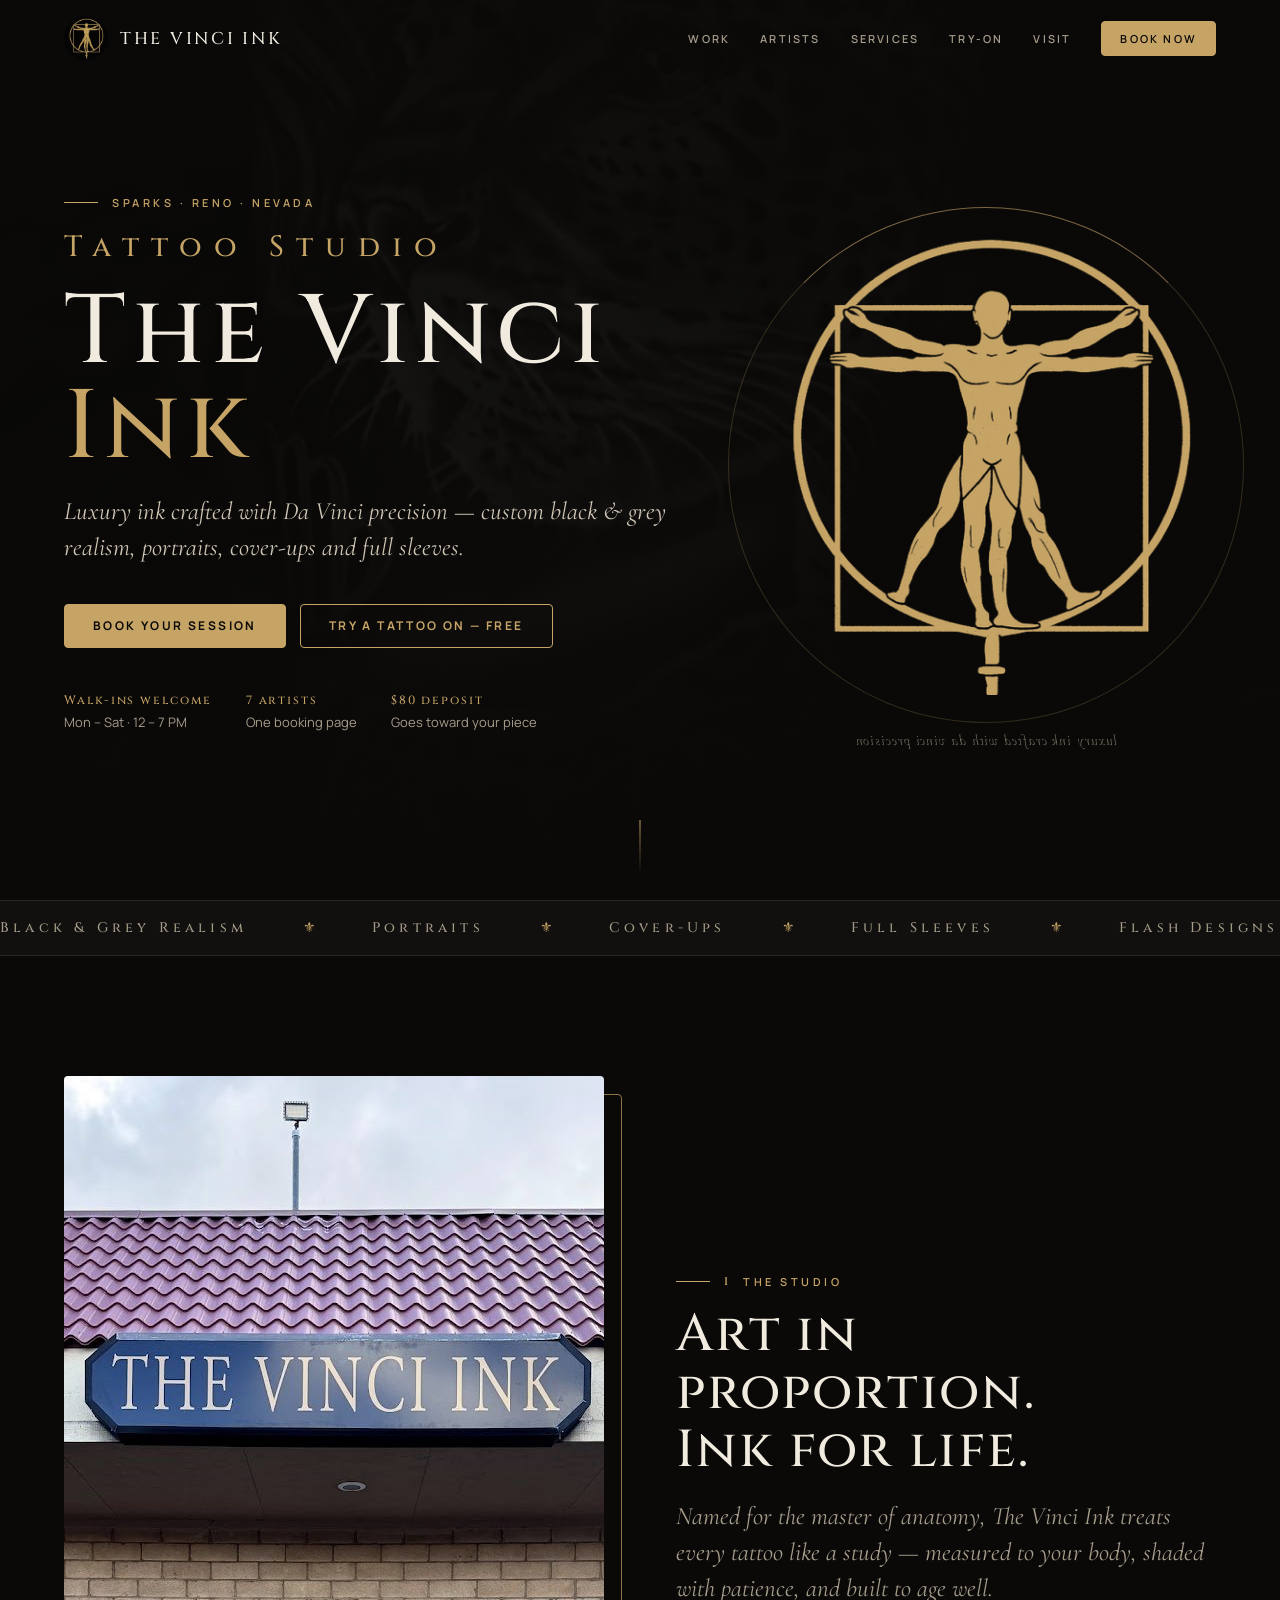
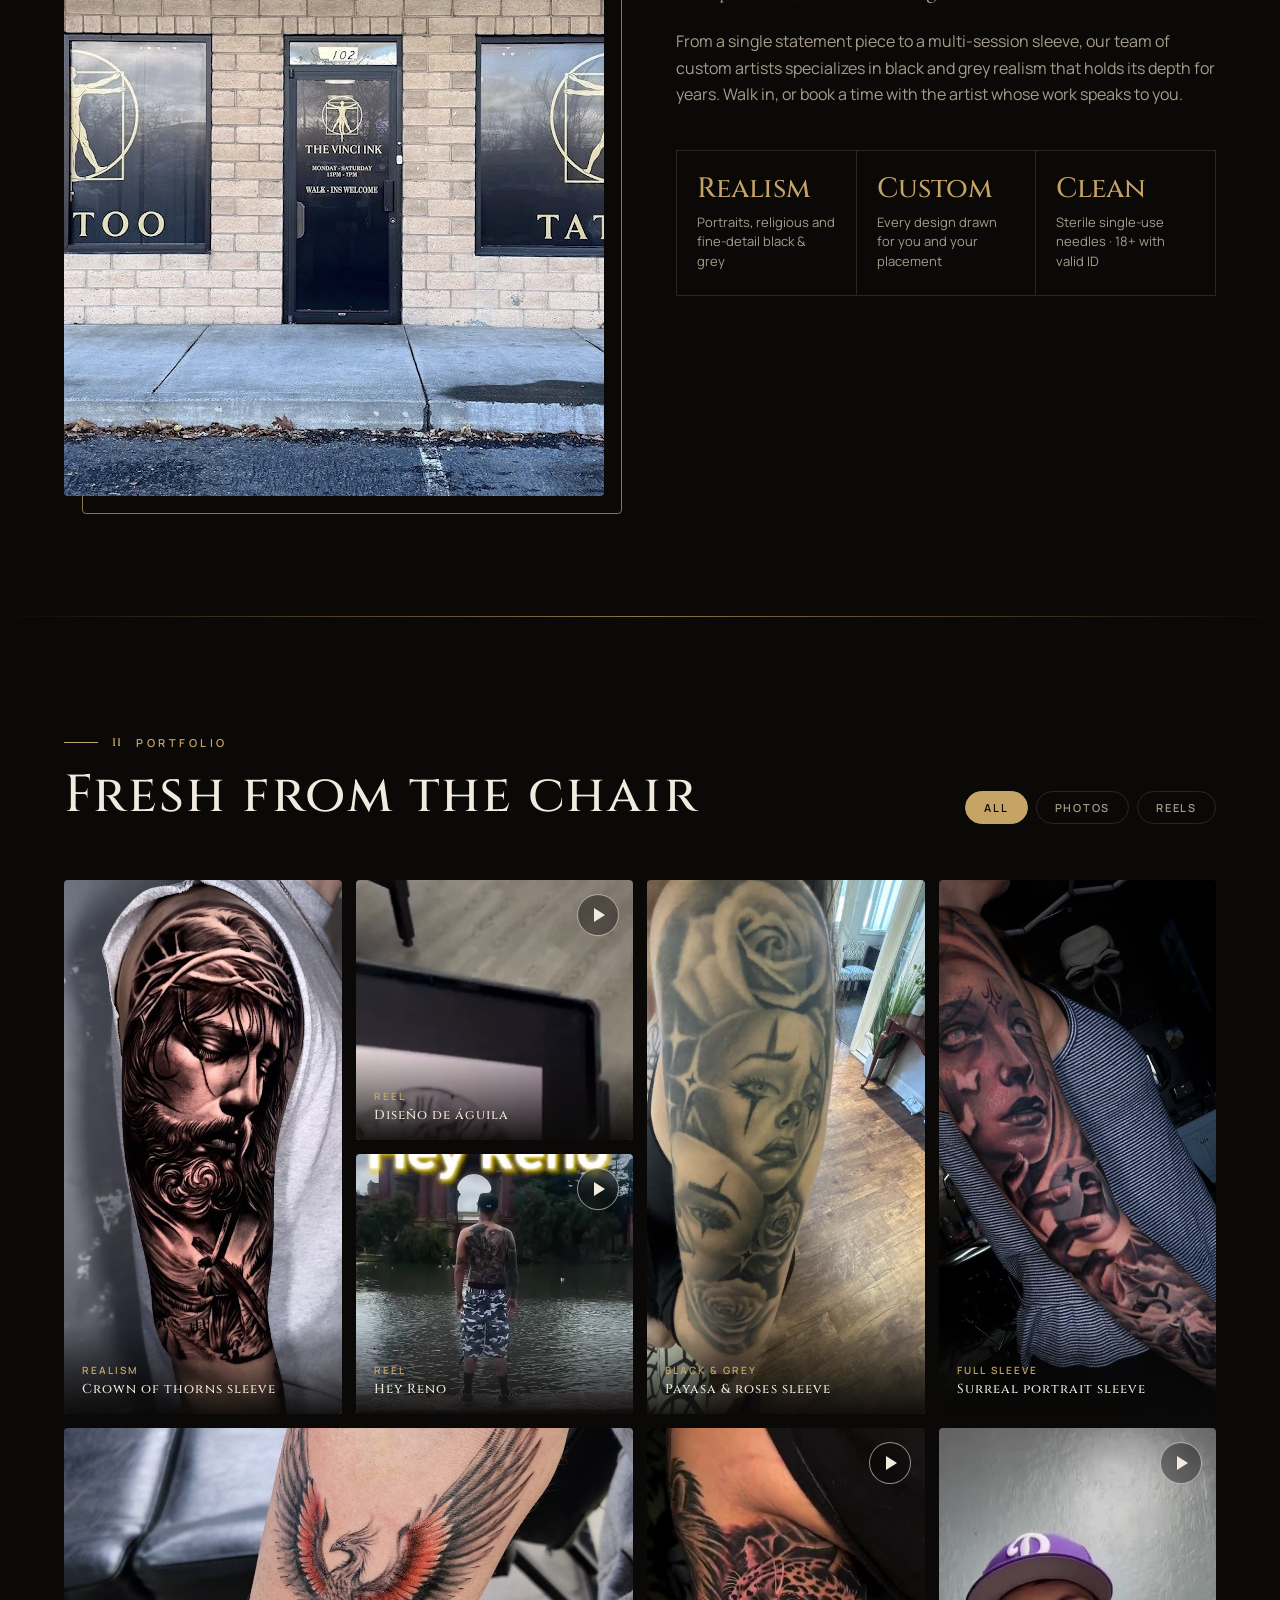
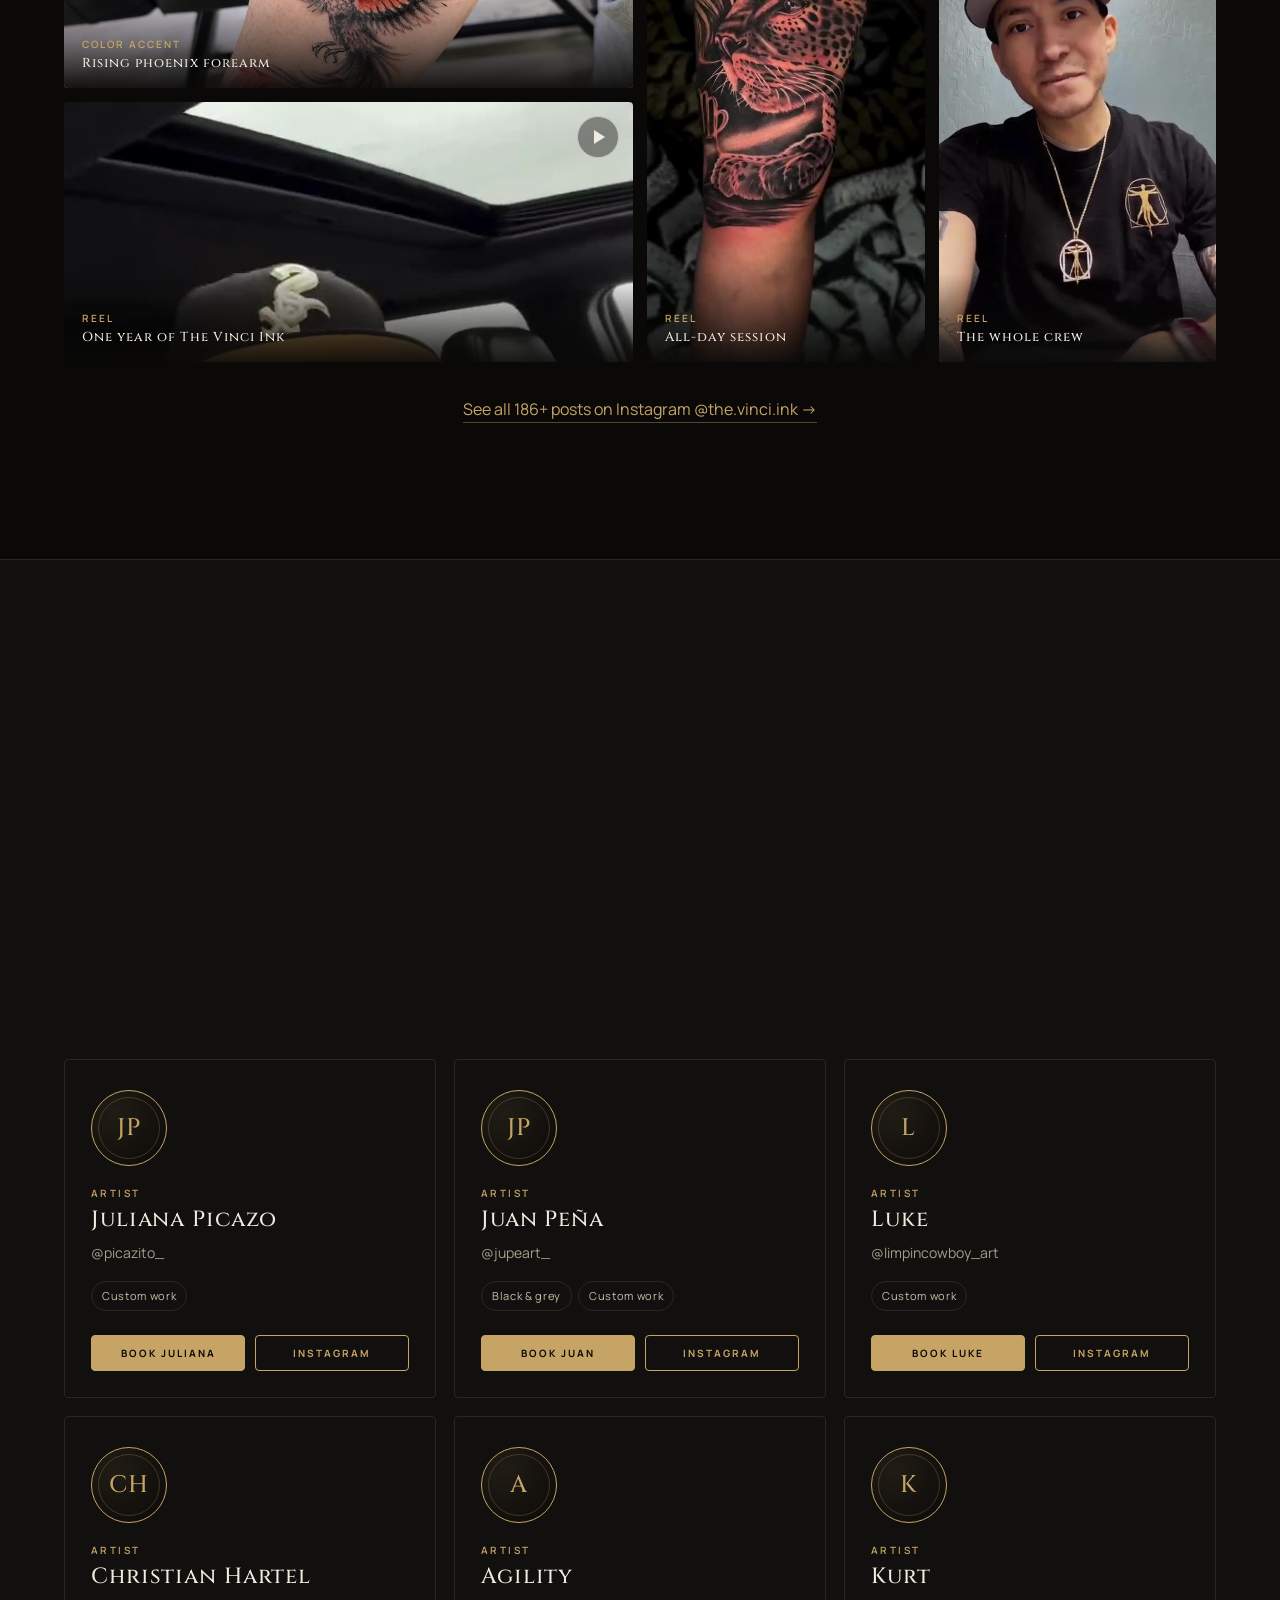
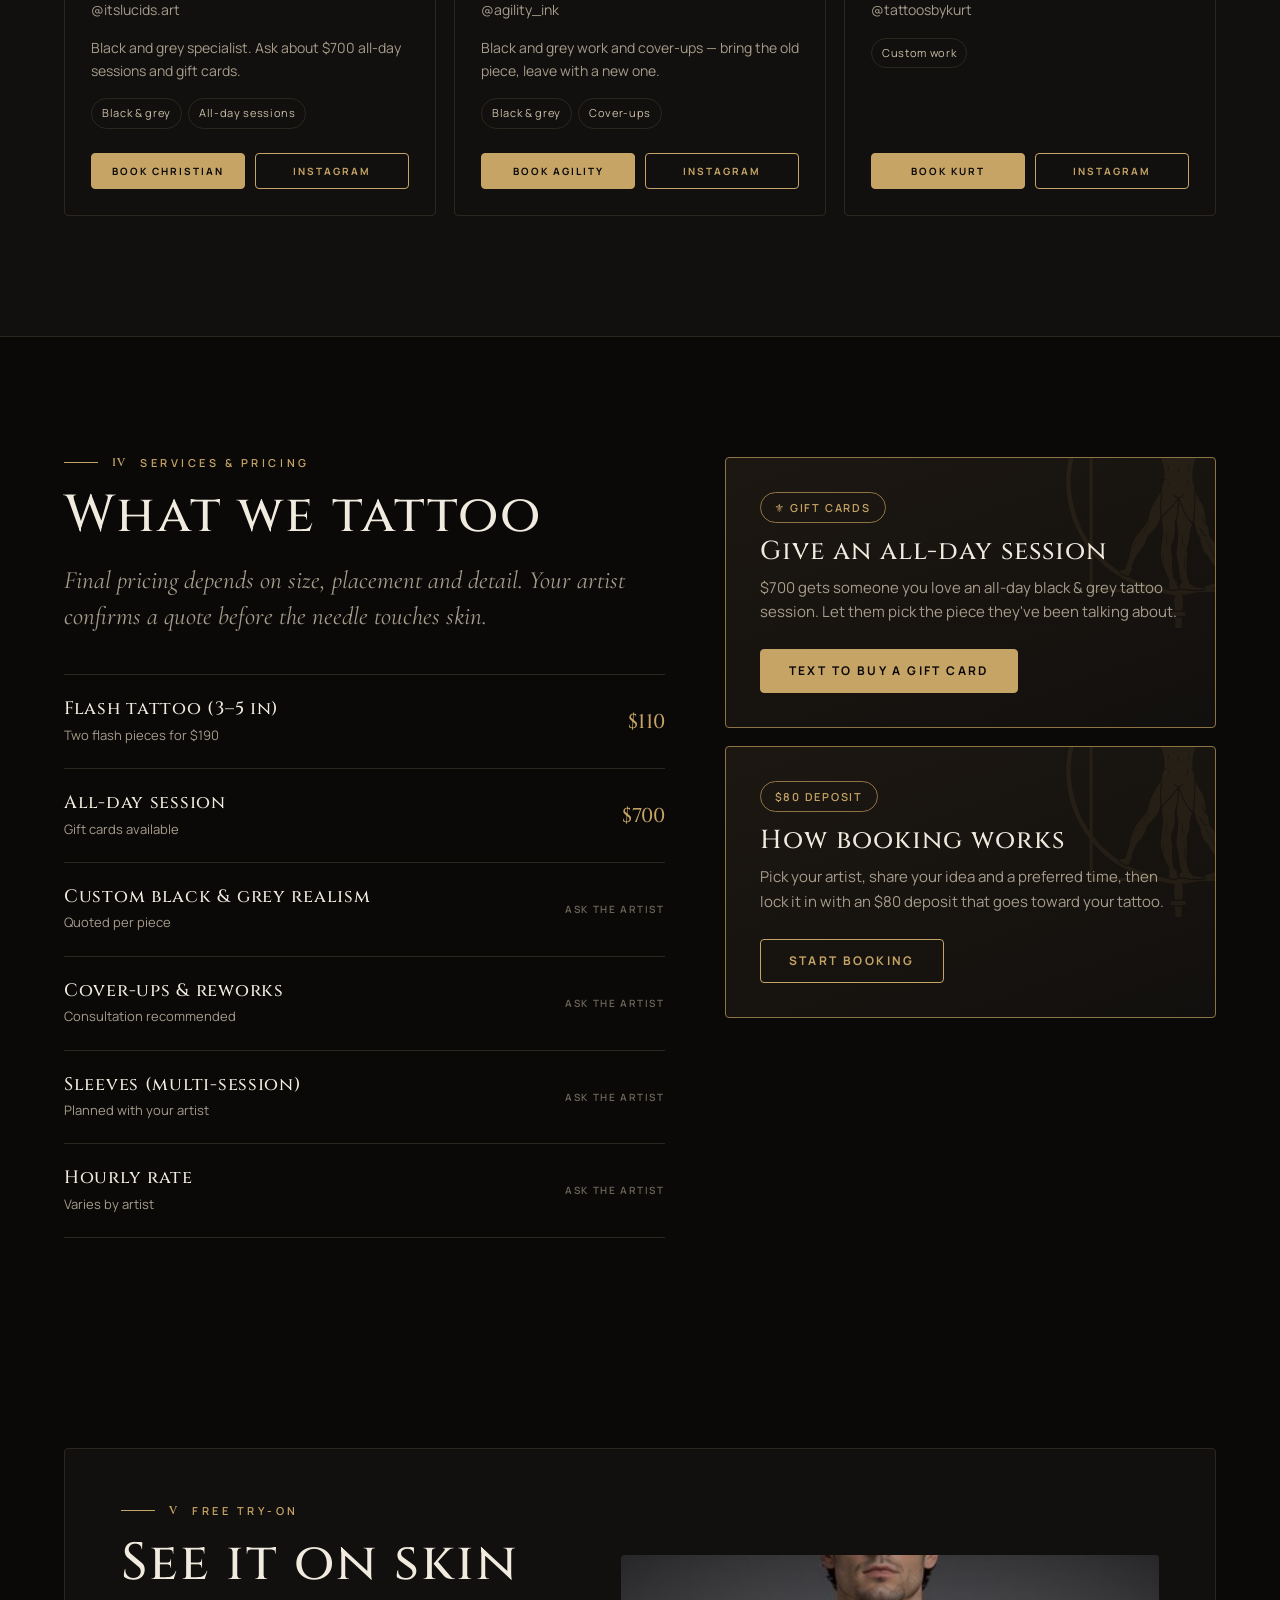
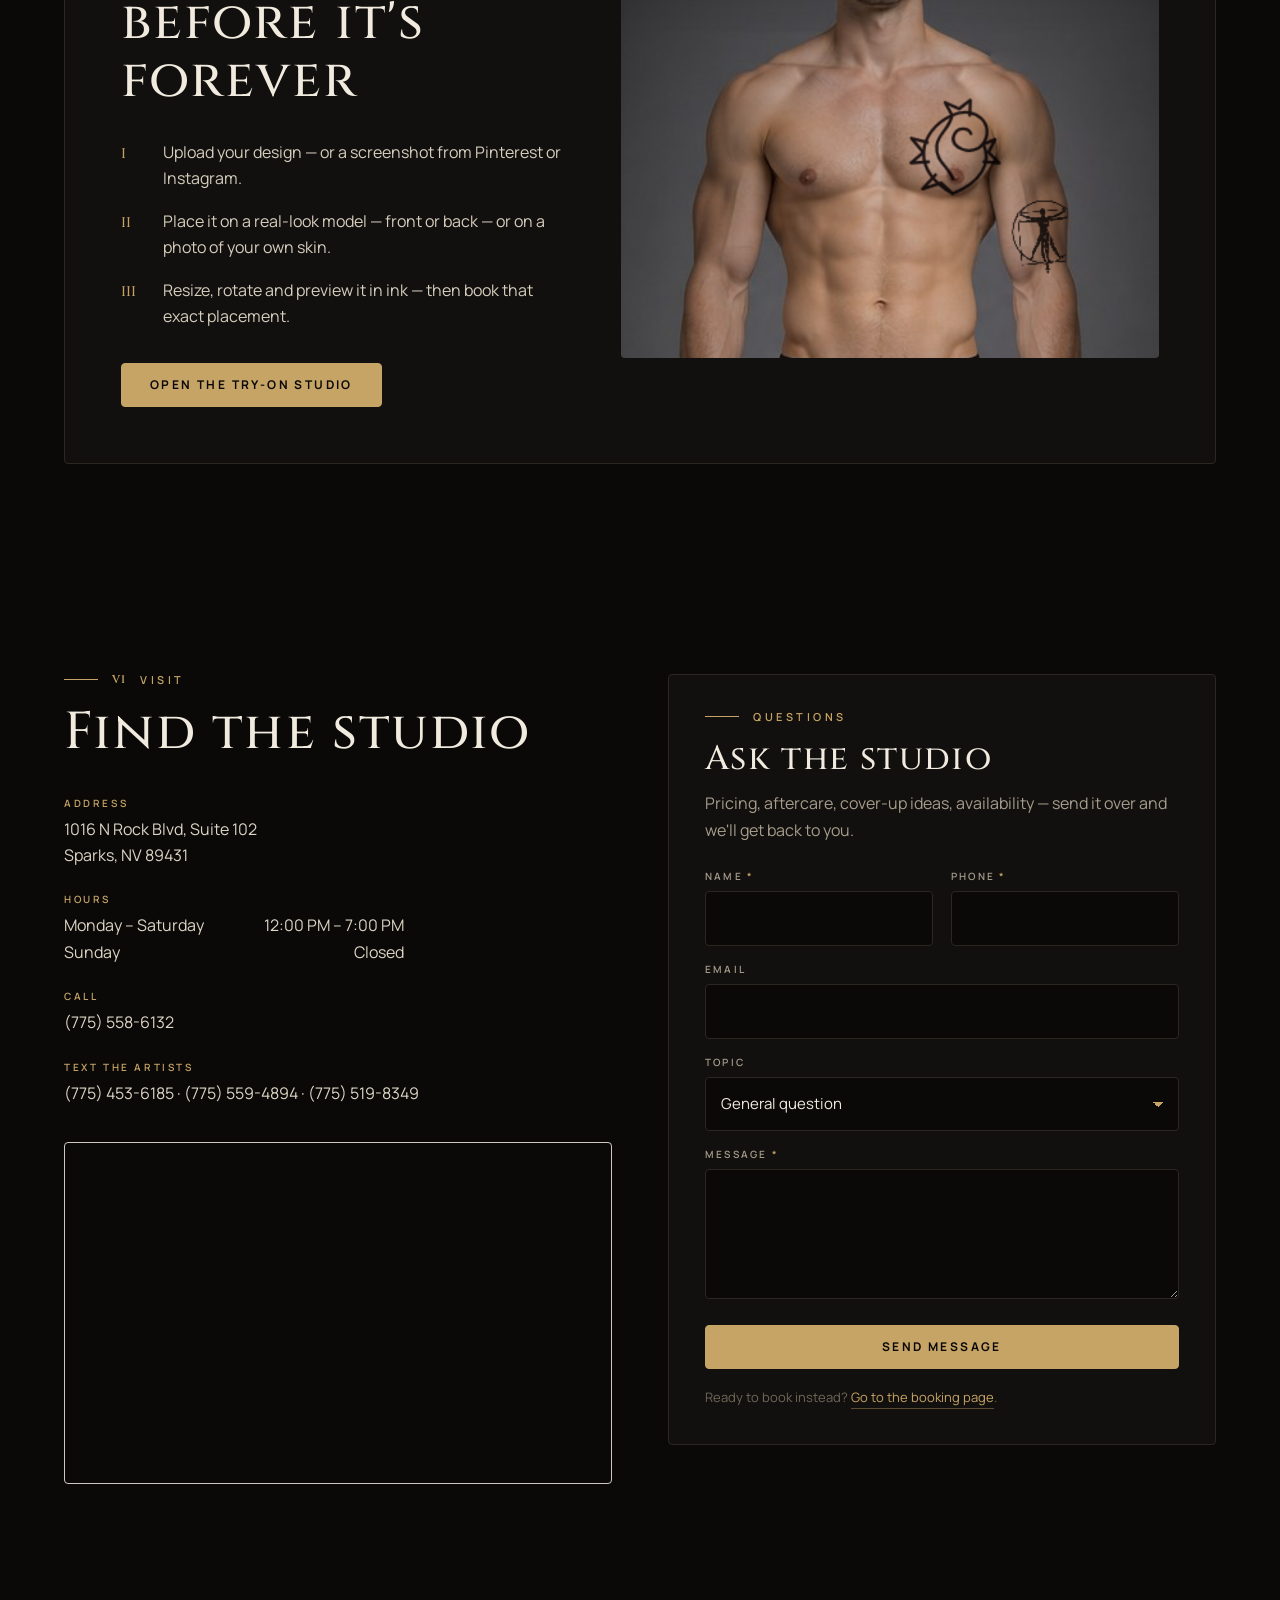
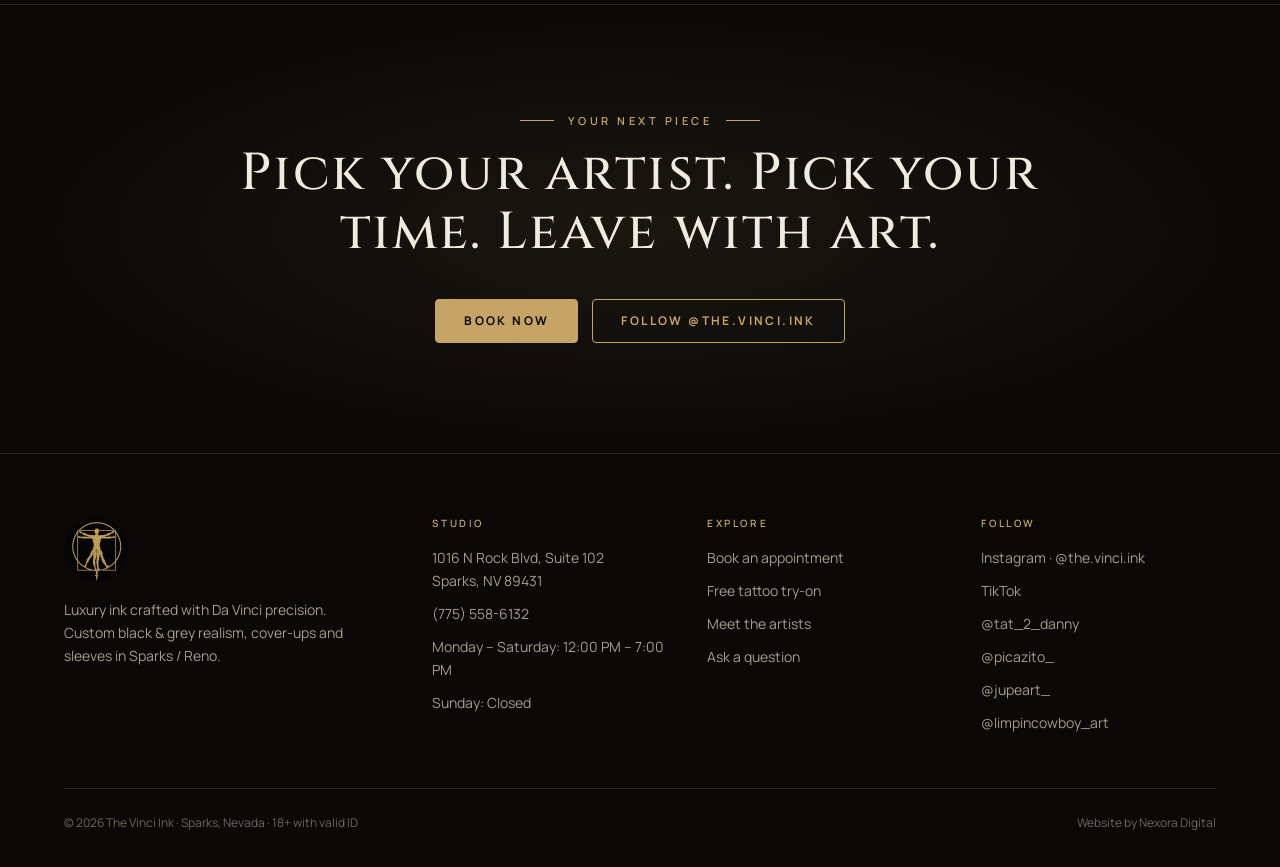
<file: index.html>
<!doctype html>
<html lang="en">
<head>
<meta charset="utf-8">
<meta name="viewport" content="width=device-width,initial-scale=1,viewport-fit=cover">
<title>The Vinci Ink | Black &amp; Grey Realism Tattoo Studio in Sparks / Reno, NV</title>
<meta name="description" content="The Vinci Ink — luxury tattoo studio in Sparks / Reno, Nevada. Custom black & grey realism, portraits, cover-ups, sleeves and flash. Walk-ins & appointments. Book online with any artist.">
<meta name="theme-color" content="#0a0908">
<link rel="icon" href="/favicon.png" type="image/png">
<link rel="apple-touch-icon" href="/apple-touch-icon.png">
<meta property="og:title" content="The Vinci Ink — Sparks / Reno Tattoo Studio">
<meta property="og:description" content="Luxury ink crafted with Da Vinci precision. Custom black & grey realism, cover-ups and sleeves.">
<meta property="og:image" content="/assets/img/storefront.jpg">
<meta property="og:type" content="website">
<link rel="preconnect" href="https://fonts.googleapis.com"><link rel="preconnect" href="https://fonts.gstatic.com" crossorigin>
<link href="https://fonts.googleapis.com/css2?family=Cinzel:wght@400;500;600&family=Cormorant+Garamond:ital,wght@1,400;1,500&family=Manrope:wght@400;500;600;700&display=swap" rel="stylesheet">
<link rel="stylesheet" href="/assets/css/style.css?v=20261109">
<script type="application/ld+json">
{"@context":"https://schema.org","@type":"TattooParlor","name":"The Vinci Ink","image":"/assets/img/storefront.jpg","logo":"/assets/img/logo-badge.png","telephone":"+1-775-558-6132","address":{"@type":"PostalAddress","streetAddress":"1016 N Rock Blvd, Suite 102","addressLocality":"Sparks","addressRegion":"NV","postalCode":"89431","addressCountry":"US"},"openingHoursSpecification":[{"@type":"OpeningHoursSpecification","dayOfWeek":["Monday","Tuesday","Wednesday","Thursday","Friday","Saturday"],"opens":"12:00","closes":"19:00"}],"sameAs":["https://www.instagram.com/the.vinci.ink/"],"areaServed":["Sparks","Reno"]}
</script>
</head>
<body data-page="home">

<main>
  <!-- HERO -->
  <section class="hero">
    <div class="hero-media" aria-hidden="true">
      <video autoplay muted loop playsinline preload="metadata" poster="/assets/video/all-day-session.jpg"><source src="/assets/video/all-day-session.mp4" type="video/mp4"></video>
    </div>
    <div class="wrap hero-in">
      <div>
        <div class="eyebrow">Sparks · Reno · Nevada</div>
        <h1 style="margin-top:26px"><small>Tattoo Studio</small>The Vinci<br><span class="gold">Ink</span></h1>
        <p class="lede">Luxury ink crafted with Da Vinci precision — custom black &amp; grey realism, portraits, cover-ups and full sleeves.</p>
        <div class="hero-cta">
          <a class="btn" href="/book">Book your session</a>
          <a class="btn ghost" href="/try-on">Try a tattoo on — free</a>
        </div>
        <div class="hero-meta">
          <div><b>Walk-ins welcome</b>Mon – Sat · 12 – 7 PM</div>
          <div><b>7 artists</b>One booking page</div>
          <div><b>$80 deposit</b>Goes toward your piece</div>
        </div>
      </div>
      <div class="hero-mark"><img src="/assets/img/logo-mark.png" alt="The Vinci Ink Vitruvian logo" width="480" height="480"><div class="mirror">luxury ink crafted with da vinci precision</div></div>
    </div>
    <div class="scroll-cue" aria-hidden="true"></div>
  </section>

  <div class="marquee" aria-hidden="true"><div class="marquee-track">
    <span>Black &amp; Grey Realism</span><span>Portraits</span><span>Cover-Ups</span><span>Full Sleeves</span><span>Flash Designs</span><span>Walk-Ins Welcome</span>
    <span>Black &amp; Grey Realism</span><span>Portraits</span><span>Cover-Ups</span><span>Full Sleeves</span><span>Flash Designs</span><span>Walk-Ins Welcome</span>
  </div></div>

  <!-- ABOUT -->
  <section class="sec" id="about">
    <div class="wrap about-grid">
      <div class="about-img rv"><img src="/assets/img/storefront.jpg" alt="The Vinci Ink storefront at 1016 N Rock Blvd, Sparks" loading="lazy" width="1020" height="1020"></div>
      <div class="rv">
        <div class="eyebrow"><span class="num">I</span> The Studio</div>
        <h2>Art in proportion.<br>Ink for life.</h2>
        <p class="lede">Named for the master of anatomy, The Vinci Ink treats every tattoo like a study — measured to your body, shaded with patience, and built to age well.</p>
        <p style="color:var(--muted);margin-top:22px">From a single statement piece to a multi-session sleeve, our team of custom artists specializes in black and grey realism that holds its depth for years. Walk in, or book a time with the artist whose work speaks to you.</p>
        <div class="pillars">
          <div class="pillar"><b>Realism</b><span>Portraits, religious and fine-detail black &amp; grey</span></div>
          <div class="pillar"><b>Custom</b><span>Every design drawn for you and your placement</span></div>
          <div class="pillar"><b>Clean</b><span>Sterile single-use needles · 18+ with valid ID</span></div>
        </div>
      </div>
    </div>
  </section>

  <hr class="rule">

  <!-- WORK -->
  <section class="sec" id="work">
    <div class="wrap">
      <div class="sec-head rv">
        <div><div class="eyebrow"><span class="num">II</span> Portfolio</div><h2>Fresh from the chair</h2></div>
        <div class="filters" role="group" aria-label="Filter work">
          <button class="chip on" data-f="all">All</button>
          <button class="chip" data-f="photo">Photos</button>
          <button class="chip" data-f="video">Reels</button>
        </div>
      </div>
      <div class="gallery rv">
        <button class="tile tall" data-kind="photo"><img src="/assets/img/work-jesus-sleeve.jpg" alt="Black and grey realism half sleeve of Christ with crown of thorns" loading="lazy"><div class="cap"><small>Realism</small>Crown of thorns sleeve</div></button>
        <button class="tile" data-kind="video" data-video="/assets/video/aguila-piece.mp4" data-poster="/assets/video/aguila-piece.jpg"><img src="/assets/video/aguila-piece.jpg" alt="Eagle design reel" loading="lazy"><span class="play"></span><div class="cap"><small>Reel</small>Diseño de águila</div></button>
        <button class="tile tall" data-kind="photo"><img src="/assets/img/work-clown-sleeve.jpg" alt="Black and grey clown girl and roses sleeve" loading="lazy"><div class="cap"><small>Black &amp; grey</small>Payasa &amp; roses sleeve</div></button>
        <button class="tile tall" data-kind="photo"><img src="/assets/img/work-portrait-sleeve.jpg" alt="Surreal female portrait full sleeve" loading="lazy"><div class="cap"><small>Full sleeve</small>Surreal portrait sleeve</div></button>
        <button class="tile" data-kind="video" data-video="/assets/video/black-grey-reel.mp4" data-poster="/assets/video/black-grey-reel.jpg"><img src="/assets/video/black-grey-reel.jpg" alt="Black and grey back piece reel" loading="lazy"><span class="play"></span><div class="cap"><small>Reel</small>Hey Reno</div></button>
        <button class="tile wide" data-kind="photo"><img src="/assets/img/work-phoenix.jpg" alt="Black and red phoenix forearm tattoo" loading="lazy" style="object-position:50% 40%"><div class="cap"><small>Color accent</small>Rising phoenix forearm</div></button>
        <button class="tile tall" data-kind="video" data-video="/assets/video/all-day-session.mp4" data-poster="/assets/video/all-day-session.jpg"><img src="/assets/video/all-day-session.jpg" alt="Leopard black and grey tattoo reel" loading="lazy"><span class="play"></span><div class="cap"><small>Reel</small>All-day session</div></button>
        <button class="tile tall" data-kind="video" data-video="/assets/video/the-crew.mp4" data-poster="/assets/video/the-crew.jpg"><img src="/assets/video/the-crew.jpg" alt="Meet The Vinci Ink crew" loading="lazy" style="object-position:50% 25%"><span class="play"></span><div class="cap"><small>Reel</small>The whole crew</div></button>
        <button class="tile wide" data-kind="video" data-video="/assets/video/anniversary-raffle.mp4" data-poster="/assets/video/anniversary-raffle.jpg"><img src="/assets/video/anniversary-raffle.jpg" alt="One year anniversary announcement" loading="lazy" style="object-position:50% 30%"><span class="play"></span><div class="cap"><small>Reel</small>One year of The Vinci Ink</div></button>
      </div>
      <p style="margin-top:34px;text-align:center"><a class="link" href="https://www.instagram.com/the.vinci.ink/" target="_blank" rel="noopener">See all 186+ posts on Instagram @the.vinci.ink →</a></p>
    </div>
  </section>

  <!-- ARTISTS -->
  <section class="sec" id="artists" style="background:var(--ink);border-block:1px solid var(--line)">
    <div class="wrap">
      <div class="sec-head rv">
        <div><div class="eyebrow"><span class="num">III</span> The Team</div><h2>Choose your artist</h2></div>
        <p class="lede" style="margin:0;max-width:420px">Browse each artist's Instagram, then book them directly from one simple page.</p>
      </div>
      <div class="artists" id="artist-grid"></div>
    </div>
  </section>

  <!-- SERVICES -->
  <section class="sec" id="services">
    <div class="wrap svc-grid">
      <div class="rv">
        <div class="eyebrow"><span class="num">IV</span> Services &amp; Pricing</div>
        <h2>What we tattoo</h2>
        <p class="lede">Final pricing depends on size, placement and detail. Your artist confirms a quote before the needle touches skin.</p>
        <div class="price-list" id="price-list" style="margin-top:40px"></div>
      </div>
      <div class="rv" style="display:grid;gap:18px">
        <div class="offer">
          <span class="deposit-pill">⚜ Gift cards</span>
          <h3>Give an all-day session</h3>
          <p>$700 gets someone you love an all-day black &amp; grey tattoo session. Let them pick the piece they've been talking about.</p>
          <a class="btn" href="sms:7755594894">Text to buy a gift card</a>
        </div>
        <div class="offer">
          <span class="deposit-pill">$80 deposit</span>
          <h3>How booking works</h3>
          <p>Pick your artist, share your idea and a preferred time, then lock it in with an $80 deposit that goes toward your tattoo.</p>
          <a class="btn ghost" href="/book">Start booking</a>
        </div>
      </div>
    </div>
  </section>

  <!-- TRY-ON -->
  <section class="sec tight">
    <div class="wrap">
      <div class="tryon-promo rv">
        <div>
          <div class="eyebrow"><span class="num">V</span> Free Try-On</div>
          <h2>See it on skin before it's forever</h2>
          <ol class="steps">
            <li>Upload your design — or a screenshot from Pinterest or Instagram.</li>
            <li>Place it on a real-look model — front or back — or on a photo of your own skin.</li>
            <li>Resize, rotate and preview it in ink — then book that exact placement.</li>
          </ol>
          <a class="btn" href="/try-on">Open the try-on studio</a>
        </div>
        <div class="tryon-shot"><canvas id="promo-canvas" width="800" height="600" aria-label="Preview of the tattoo try-on tool"></canvas></div>
      </div>
    </div>
  </section>

  <!-- VISIT + CONTACT -->
  <section class="sec" id="visit">
    <div class="wrap visit-grid">
      <div class="rv">
        <div class="eyebrow"><span class="num">VI</span> Visit</div>
        <h2>Find the studio</h2>
        <div class="info-list">
          <div><div class="k">Address</div><div class="v"><a href="https://www.google.com/maps/search/?api=1&query=The+Vinci+Ink+1016+N+Rock+Blvd+Suite+102+Sparks+NV+89431" target="_blank" rel="noopener" data-s="address"></a></div></div>
          <div><div class="k">Hours</div><div class="v" data-s="hours"></div></div>
          <div><div class="k">Call</div><div class="v"><a data-s="phone" href="#"></a></div></div>
          <div><div class="k">Text the artists</div><div class="v" data-s="texts"></div></div>
        </div>
        <div class="map"><iframe title="Map to The Vinci Ink" loading="lazy" referrerpolicy="no-referrer-when-downgrade" src="https://www.google.com/maps?q=1016+N+Rock+Blvd+Suite+102,+Sparks,+NV+89431&output=embed"></iframe></div>
      </div>
      <div class="rv" id="contact">
        <div class="card">
          <div class="eyebrow">Questions</div>
          <h2 style="font-size:34px">Ask the studio</h2>
          <p style="color:var(--muted);margin:12px 0 28px">Pricing, aftercare, cover-up ideas, availability — send it over and we'll get back to you.</p>
          <form class="form" id="contact-form" data-success="Thank you — your question is in. The studio will reply by text or email soon." novalidate>
            <input class="hp" type="text" name="company" tabindex="-1" autocomplete="off" aria-hidden="true">
            <div class="row2">
              <div class="fld"><label for="c-name">Name <i>*</i></label><input id="c-name" name="name" required autocomplete="name"></div>
              <div class="fld"><label for="c-phone">Phone <i>*</i></label><input id="c-phone" name="phone" type="tel" required autocomplete="tel"></div>
            </div>
            <div class="fld"><label for="c-email">Email</label><input id="c-email" name="email" type="email" autocomplete="email"></div>
            <div class="fld"><label for="c-topic">Topic</label>
              <select id="c-topic" name="topic"><option>General question</option><option>Pricing &amp; quotes</option><option>Cover-up / rework</option><option>Gift cards</option><option>Aftercare</option><option>Walk-in availability</option></select></div>
            <div class="fld"><label for="c-msg">Message <i>*</i></label><textarea id="c-msg" name="message" required></textarea></div>
            <div class="status" role="status"></div>
            <button class="btn" type="submit">Send message</button>
            <p class="form-note">Ready to book instead? <a class="link" href="/book">Go to the booking page</a>.</p>
          </form>
        </div>
      </div>
    </div>
  </section>

  <section class="band">
    <div class="eyebrow">Your next piece</div>
    <h2>Pick your artist. Pick your time. Leave with art.</h2>
    <div class="hero-cta"><a class="btn" href="/book">Book now</a><a class="btn ghost" href="https://www.instagram.com/the.vinci.ink/" target="_blank" rel="noopener">Follow @the.vinci.ink</a></div>
  </section>
</main>

<div class="lb" id="lb" role="dialog" aria-modal="true" aria-label="Portfolio viewer">
  <button class="lb-close" aria-label="Close">×</button>
  <button class="lb-nav lb-prev" aria-label="Previous">‹</button>
  <div class="lb-stage"></div>
  <button class="lb-nav lb-next" aria-label="Next">›</button>
  <div class="lb-cap"></div>
</div>

<script src="/assets/js/config.js?v=20261109"></script>
<script src="/assets/js/main.js?v=20261109"></script>
<script>
/* homepage teaser: photo model with sample ink, rendered like the try-on */
(function(){
  const c=document.getElementById('promo-canvas'); if(!c) return;
  const ctx=c.getContext('2d'), L=(u)=>new Promise((r,j)=>{const i=new Image();i.onload=()=>r(i);i.onerror=j;i.src=u});
  Promise.all([L('/assets/img/model-male-front.jpg'),L('/assets/img/model-male-front-skin.png'),L('/assets/img/sample-tattoo.svg'),L('/assets/img/logo-mark.png')]).then(([body,mask,orn,mark])=>{
    const sx=110,sy=110,sw=420,sh=315;             // crop: chest & arms
    const lay=document.createElement('canvas');lay.width=640;lay.height=1024;const lx=lay.getContext('2d');
    // black Vitruvian mark on the forearm, ornament on the pec
    const mk=document.createElement('canvas');mk.width=mark.width;mk.height=mark.height;const mx=mk.getContext('2d');mx.drawImage(mark,0,0);mx.globalCompositeOperation='source-in';mx.fillStyle='#151111';mx.fillRect(0,0,mk.width,mk.height);
    const put=(img,x,y,s,r,a)=>{lx.save();lx.translate(x,y);lx.rotate(r*Math.PI/180);lx.globalAlpha=a;const h=s*(img.height||1)/(img.width||1);lx.drawImage(img,-s/2,-h/2,s,h);lx.restore()};
    put(orn,368,262,92,0,.9);put(mk,440,330,58,-5,.85);
    lx.globalCompositeOperation='destination-in';lx.drawImage(mask,0,0,640,1024);
    ctx.drawImage(body,sx,sy,sw,sh,0,0,800,600);
    ctx.globalCompositeOperation='multiply';ctx.drawImage(lay,sx,sy,sw,sh,0,0,800,600);
    ctx.globalCompositeOperation='source-over';ctx.globalAlpha=.15;ctx.drawImage(lay,sx,sy,sw,sh,0,0,800,600);
  }).catch(()=>{});
})();
</script>
</body>
</html>
</file>
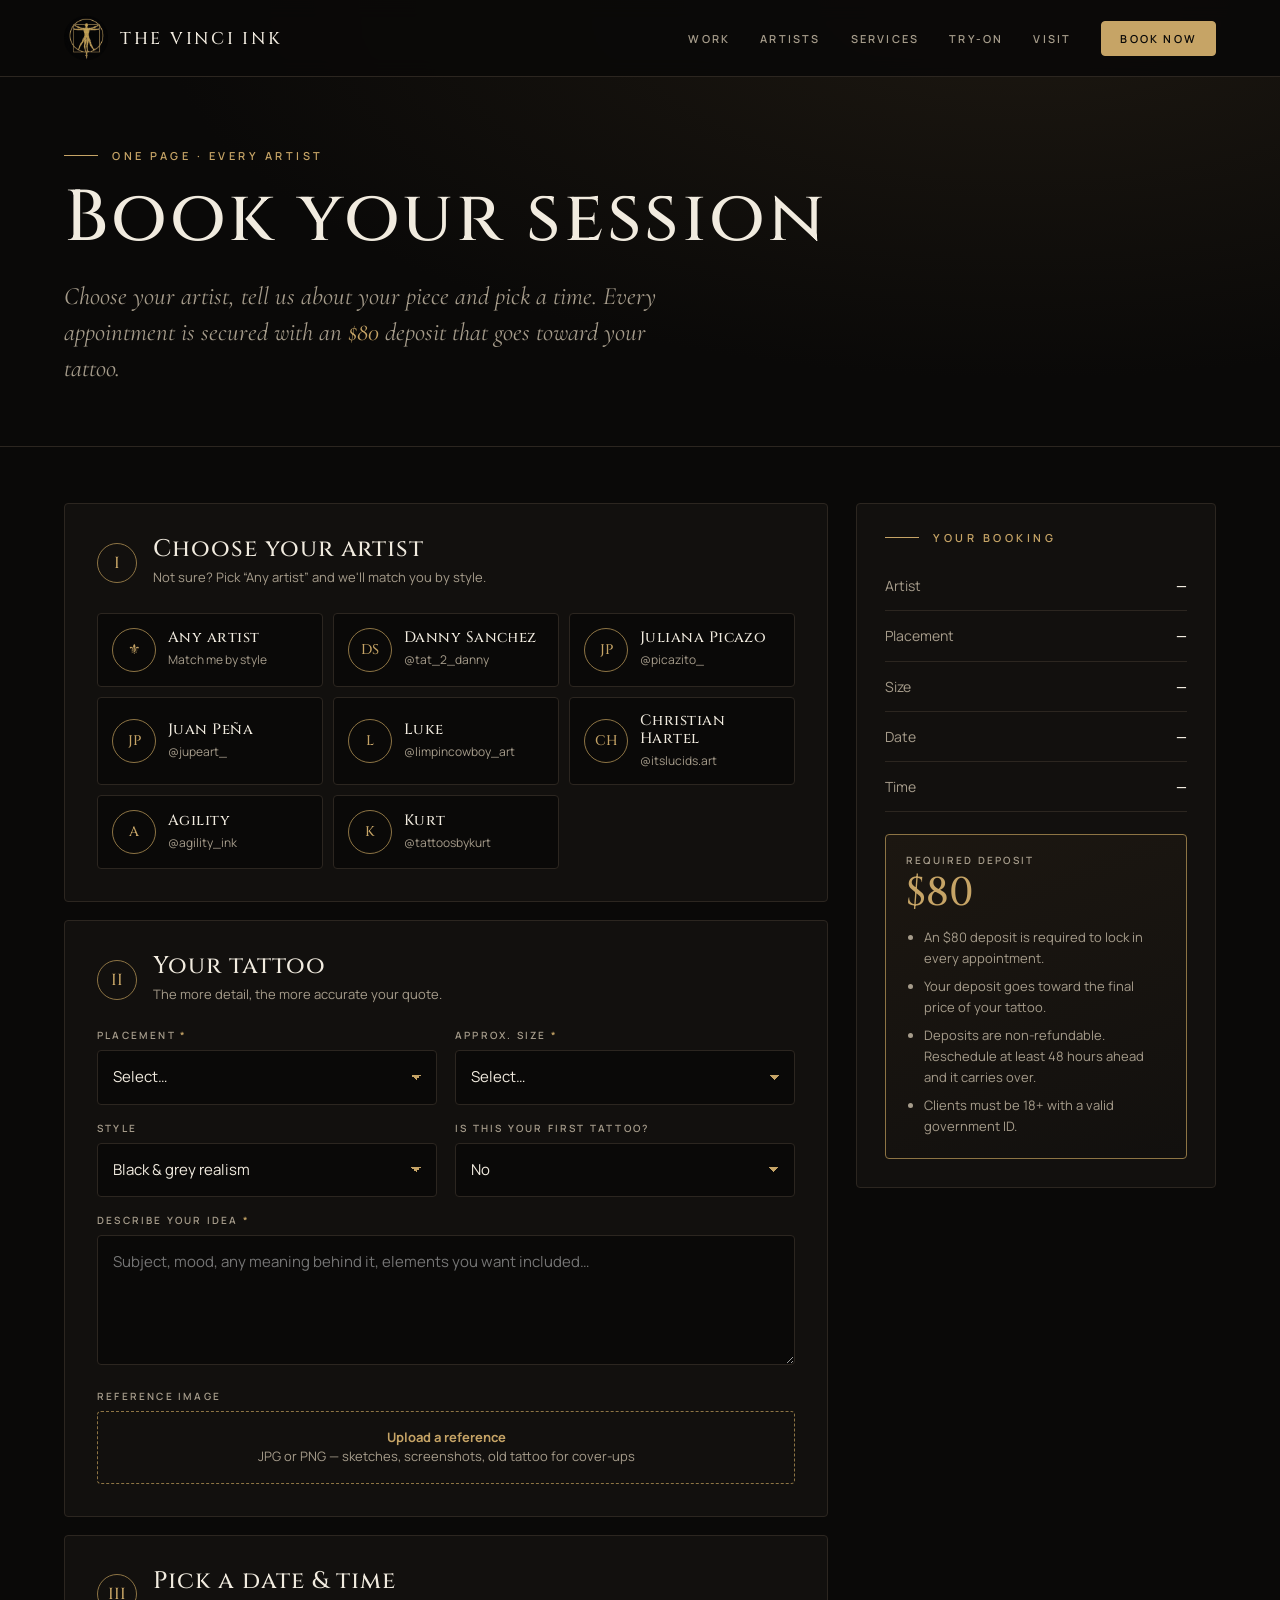
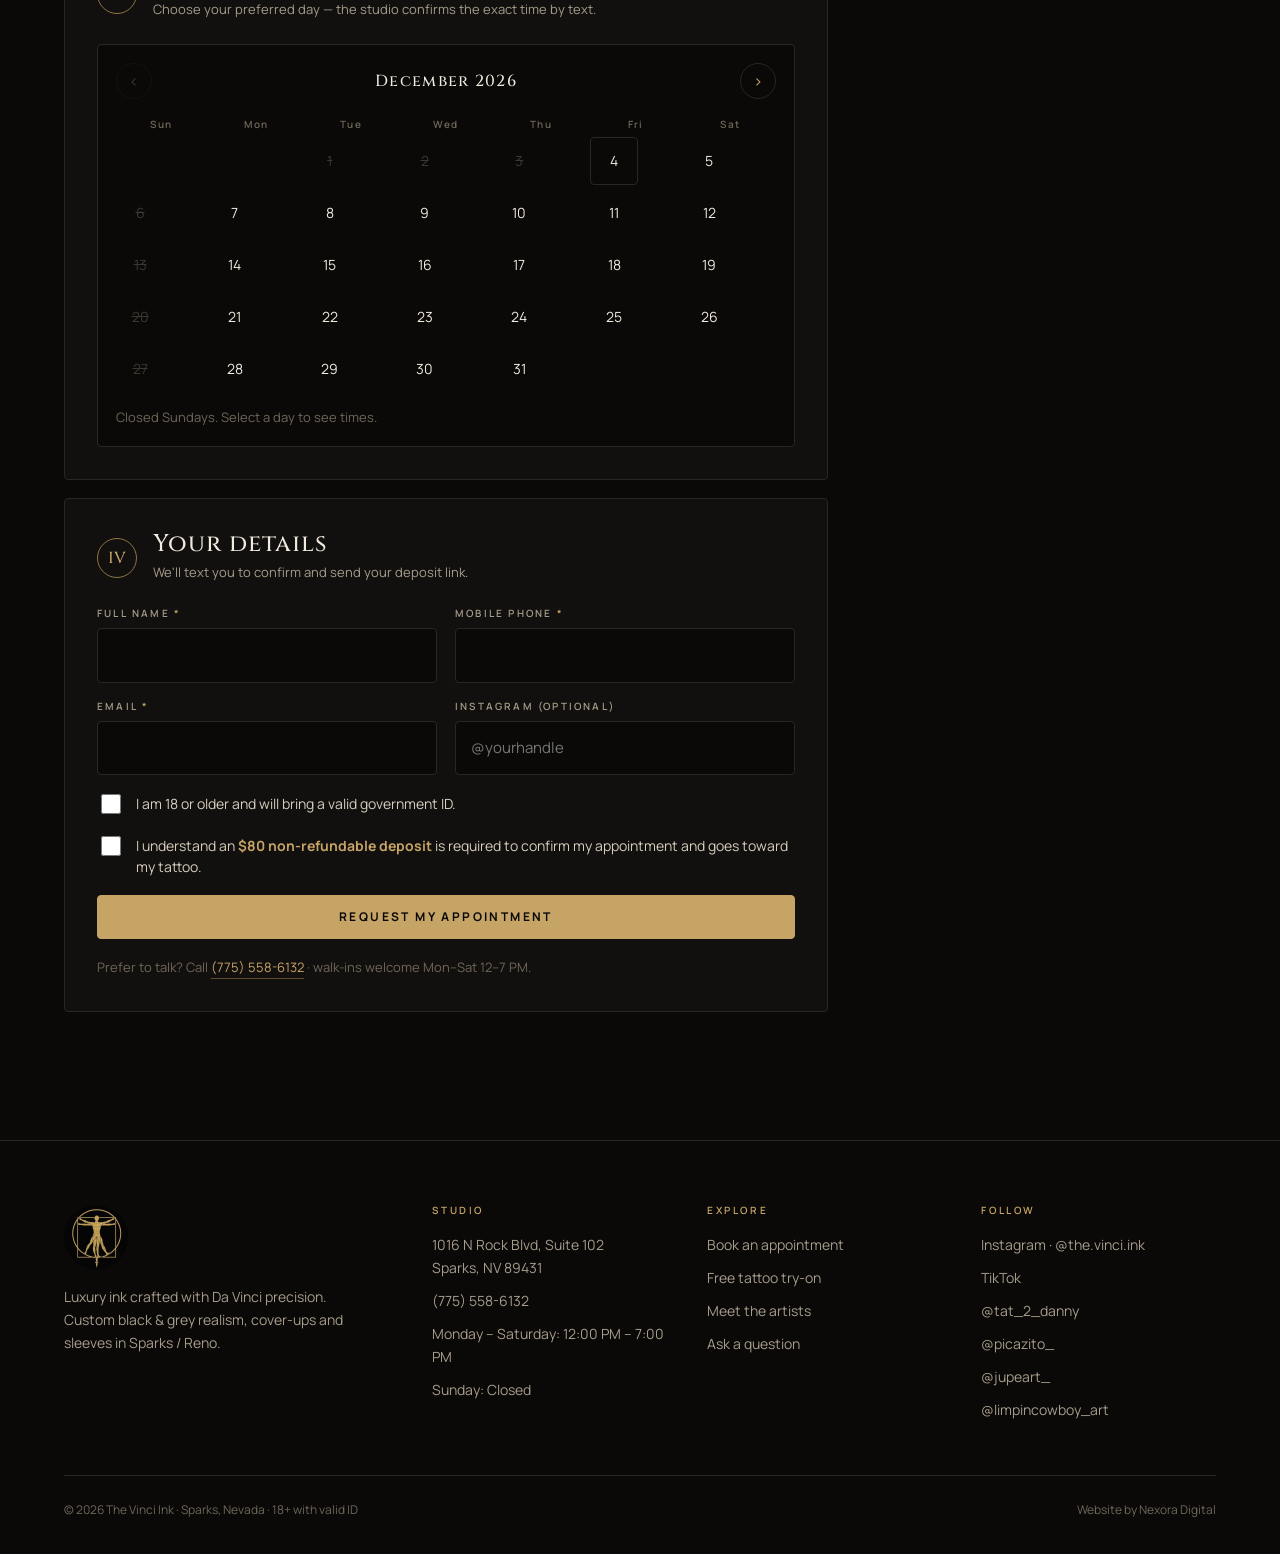
<file: book.html>
<!doctype html>
<html lang="en">
<head>
<meta charset="utf-8">
<meta name="viewport" content="width=device-width,initial-scale=1,viewport-fit=cover">
<title>Book a Tattoo | The Vinci Ink — Sparks / Reno, NV</title>
<meta name="description" content="Book a tattoo with any artist at The Vinci Ink in Sparks / Reno. Choose your artist, share your idea, pick a time and lock it in with an $80 deposit.">
<meta name="theme-color" content="#0a0908">
<link rel="icon" href="/favicon.png" type="image/png">
<link rel="preconnect" href="https://fonts.googleapis.com"><link rel="preconnect" href="https://fonts.gstatic.com" crossorigin>
<link href="https://fonts.googleapis.com/css2?family=Cinzel:wght@400;500;600&family=Cormorant+Garamond:ital,wght@1,400;1,500&family=Manrope:wght@400;500;600;700&display=swap" rel="stylesheet">
<link rel="stylesheet" href="/assets/css/style.css?v=20261109">
<style>
.bk{display:grid;grid-template-columns:minmax(0,1fr) 360px;gap:28px;align-items:start;padding:56px 24px 110px}
.step{background:var(--ink);border:1px solid var(--line);border-radius:var(--r);padding:32px;margin-bottom:18px}
.step-h{display:flex;align-items:center;gap:16px;margin-bottom:24px}
.step-h b{font:500 16px/1 var(--serif);color:var(--gold);width:40px;height:40px;border:1px solid var(--gold-lo);border-radius:50%;display:grid;place-items:center;flex:none}
.step-h h2{font-size:24px;margin:0}
.step-h p{margin:4px 0 0;font-size:13px;color:var(--muted)}
.pick{display:grid;grid-template-columns:repeat(auto-fill,minmax(180px,1fr));gap:10px}
.pick label{position:relative;display:flex;align-items:center;gap:12px;padding:14px;border:1px solid var(--line);border-radius:var(--r);cursor:pointer;background:var(--black);transition:border-color .2s,background .2s}
.pick label:hover{border-color:var(--gold-lo)}
.pick input{position:absolute;opacity:0;pointer-events:none}
.pick label:has(input:checked){border-color:var(--gold);background:#1c1812}
.pick label:has(input:focus-visible){outline:2px solid var(--gold);outline-offset:2px}
.pick .m{width:44px;height:44px;border-radius:50%;border:1px solid var(--gold-lo);display:grid;place-items:center;font:500 14px/1 var(--serif);color:var(--gold);flex:none}
.pick strong{display:block;font:500 15px/1.2 var(--serif);letter-spacing:.03em}
.pick small{display:block;font-size:12px;color:var(--muted);margin-top:3px}
.pick .live{position:absolute;top:8px;right:8px;font:700 9px/1 var(--sans);letter-spacing:.14em;color:var(--black);background:var(--gold);padding:4px 6px;border-radius:2px}
.cal{background:var(--black);border:1px solid var(--line);border-radius:var(--r);padding:18px}
.cal-h{display:flex;justify-content:space-between;align-items:center;margin-bottom:12px}
.cal-h strong{font:500 16px/1 var(--serif);letter-spacing:.08em}
.cal-h button{background:none;border:1px solid var(--line);color:var(--gold);width:36px;height:36px;border-radius:50%;cursor:pointer;font-size:16px}
.cal-h button:disabled{opacity:.3;cursor:default}
.dow,.days{display:grid;grid-template-columns:repeat(7,1fr);gap:4px;text-align:center}
.dow span{font:600 10px/1 var(--sans);letter-spacing:.14em;color:var(--dim);padding:8px 0}
.days button{aspect-ratio:1;max-height:48px;background:none;border:1px solid transparent;border-radius:var(--r);color:var(--ivory);cursor:pointer;font-size:14px}
.days button:hover:not(:disabled){border-color:var(--gold-lo)}
.days button:disabled{color:#3d3730;cursor:default;text-decoration:line-through}
.days button.on{background:var(--gold);color:var(--black);font-weight:700}
.days button.today{border-color:var(--line)}
.slots{display:grid;grid-template-columns:repeat(auto-fill,minmax(100px,1fr));gap:8px;margin-top:16px}
.slots button{background:var(--black);border:1px solid var(--line);border-radius:var(--r);padding:12px 6px;color:var(--ivory);cursor:pointer;font-size:13px}
.slots button.on{border-color:var(--gold);color:var(--gold);background:#1c1812}
.embed{border:1px solid var(--line);border-radius:var(--r);overflow:hidden;background:#fff}
.embed iframe{width:100%;height:700px;border:0;display:block}
.ref{display:flex;gap:14px;align-items:center;margin-top:12px;padding:12px;border:1px solid var(--line);border-radius:var(--r);background:var(--black)}
.ref img{width:72px;height:72px;object-fit:cover;border-radius:3px}
.ref button{margin-left:auto;background:none;border:1px solid var(--line);color:var(--muted);border-radius:var(--r);padding:8px 12px;cursor:pointer;font-size:12px}
.check{display:flex;gap:12px;align-items:flex-start;font-size:14px;color:#d6cdbd;cursor:pointer;line-height:1.5}
.check input{width:20px;height:20px;accent-color:var(--gold);flex:none;margin-top:1px}
.sum{position:sticky;top:100px}
.sum .card{padding:28px}
.sum-row{display:flex;justify-content:space-between;gap:16px;padding:13px 0;border-bottom:1px solid var(--line);font-size:14px}
.sum-row span{color:var(--muted)}
.sum-row b{font-weight:600;text-align:right}
.dep{margin-top:22px;padding:20px;border:1px solid var(--gold-lo);border-radius:var(--r);background:linear-gradient(160deg,#1c1711,var(--ink))}
.dep .amt{font:500 40px/1 var(--serif);color:var(--gold)}
.dep ul{margin:14px 0 0;padding-left:18px;font-size:13px;color:var(--muted);display:grid;gap:6px}
.done{text-align:center;padding:50px 32px}
.done .seal{width:96px;margin:0 auto 22px}
@media(max-width:980px){.bk{grid-template-columns:1fr}.sum{position:static;order:-1}}
@media(max-width:600px){.step{padding:22px 16px}.bk{padding:32px 12px 90px}.embed iframe{height:760px}}
</style>
</head>
<body data-page="book">
<main>
  <section class="page-hero">
    <div class="wrap">
      <div class="eyebrow">One page · every artist</div>
      <h1>Book your session</h1>
      <p class="lede">Choose your artist, tell us about your piece and pick a time. Every appointment is secured with an <span class="gold" data-s="deposit">$80</span> deposit that goes toward your tattoo.</p>
    </div>
  </section>

  <div class="wrap bk">
    <form id="book-form" novalidate>
      <input class="hp" type="text" name="company" tabindex="-1" autocomplete="off" aria-hidden="true">

      <div class="step" id="s1">
        <div class="step-h"><b>I</b><div><h2>Choose your artist</h2><p>Not sure? Pick “Any artist” and we'll match you by style.</p></div></div>
        <div class="pick" id="artist-pick" role="radiogroup" aria-label="Artist"></div>
      </div>

      <div class="step" id="s2">
        <div class="step-h"><b>II</b><div><h2>Your tattoo</h2><p>The more detail, the more accurate your quote.</p></div></div>
        <div class="form">
          <div class="row2">
            <div class="fld"><label for="b-place">Placement <i>*</i></label>
              <select id="b-place" name="placement" required><option value="">Select…</option><option>Forearm</option><option>Upper arm</option><option>Shoulder</option><option>Full sleeve</option><option>Half sleeve</option><option>Hand</option><option>Chest</option><option>Pec / collarbone</option><option>Ribs</option><option>Stomach</option><option>Upper back</option><option>Full back</option><option>Shoulder blade</option><option>Spine</option><option>Lower back</option><option>Back of neck</option><option>Neck</option><option>Thigh</option><option>Back of thigh</option><option>Calf</option><option>Shin</option><option>Other</option></select></div>
            <div class="fld"><label for="b-size">Approx. size <i>*</i></label>
              <select id="b-size" name="size" required><option value="">Select…</option><option>Small (up to 3 in)</option><option>Medium (3–6 in)</option><option>Large (6–10 in)</option><option>Extra large (10 in +)</option><option>Half sleeve</option><option>Full sleeve</option><option>Back piece</option><option>Not sure yet</option></select></div>
          </div>
          <div class="row2">
            <div class="fld"><label for="b-style">Style</label>
              <select id="b-style" name="style"><option>Black &amp; grey realism</option><option>Portrait</option><option>Fine line</option><option>Script / lettering</option><option>Cover-up / rework</option><option>Flash design</option><option>Color</option><option>Other / not sure</option></select></div>
            <div class="fld"><label for="b-first">Is this your first tattoo?</label>
              <select id="b-first" name="firstTattoo"><option>No</option><option>Yes</option></select></div>
          </div>
          <div class="fld"><label for="b-idea">Describe your idea <i>*</i></label><textarea id="b-idea" name="idea" required placeholder="Subject, mood, any meaning behind it, elements you want included…"></textarea></div>
          <div class="fld">
            <label for="b-ref">Reference image</label>
            <label class="drop" style="display:block;border:1px dashed var(--gold-lo);border-radius:var(--r);padding:16px;text-align:center;cursor:pointer;color:var(--muted);font-size:13px"><b style="color:var(--gold);display:block">Upload a reference</b>JPG or PNG — sketches, screenshots, old tattoo for cover-ups<input id="b-ref" name="reference" type="file" accept="image/*" style="display:none"></label>
            <div id="ref-preview"></div>
            <div id="tryon-preview"></div>
          </div>
        </div>
      </div>

      <div class="step" id="s3">
        <div class="step-h"><b>III</b><div><h2 id="s3-title">Pick a date &amp; time</h2><p id="s3-sub">Choose your preferred day — your artist confirms the exact time by text.</p></div></div>
        <div id="when"></div>
      </div>

      <div class="step" id="s4">
        <div class="step-h"><b>IV</b><div><h2>Your details</h2><p>We'll text you to confirm and send your deposit link.</p></div></div>
        <div class="form">
          <div class="row2">
            <div class="fld"><label for="b-name">Full name <i>*</i></label><input id="b-name" name="name" required autocomplete="name"></div>
            <div class="fld"><label for="b-phone">Mobile phone <i>*</i></label><input id="b-phone" name="phone" type="tel" required autocomplete="tel"></div>
          </div>
          <div class="row2">
            <div class="fld"><label for="b-email">Email <i>*</i></label><input id="b-email" name="email" type="email" required autocomplete="email"></div>
            <div class="fld"><label for="b-ig">Instagram (optional)</label><input id="b-ig" name="instagram" placeholder="@yourhandle"></div>
          </div>
          <label class="check"><input type="checkbox" name="ageOk" required><span>I am 18 or older and will bring a valid government ID.</span></label>
          <label class="check"><input type="checkbox" name="depositOk" required><span>I understand an <b class="gold">$80 non-refundable deposit</b> is required to confirm my appointment and goes toward my tattoo.</span></label>
          <div class="status" role="status"></div>
          <button class="btn" type="submit" id="submit-btn">Request my appointment</button>
          <p class="form-note">Prefer to talk? Call <a class="link" data-s="phone" href="#"></a> · walk-ins welcome Mon–Sat 12–7 PM.</p>
        </div>
      </div>
    </form>

    <aside class="sum">
      <div class="card">
        <div class="eyebrow">Your booking</div>
        <div style="margin-top:18px">
          <div class="sum-row"><span>Artist</span><b id="sum-artist">—</b></div>
          <div class="sum-row"><span>Placement</span><b id="sum-place">—</b></div>
          <div class="sum-row"><span>Size</span><b id="sum-size">—</b></div>
          <div class="sum-row"><span>Date</span><b id="sum-date">—</b></div>
          <div class="sum-row"><span>Time</span><b id="sum-time">—</b></div>
        </div>
        <div class="dep">
          <div style="font:600 10px/1 var(--sans);letter-spacing:.22em;text-transform:uppercase;color:var(--muted);margin-bottom:8px">Required deposit</div>
          <div class="amt" data-s="deposit">$80</div>
          <ul id="policy"></ul>
        </div>
      </div>
    </aside>
  </div>
</main>

<script src="/assets/js/config.js?v=20261109"></script>
<script src="/assets/js/main.js?v=20261109"></script>
<script src="/assets/js/booking.js?v=20261109"></script>
</body>
</html>
</file>
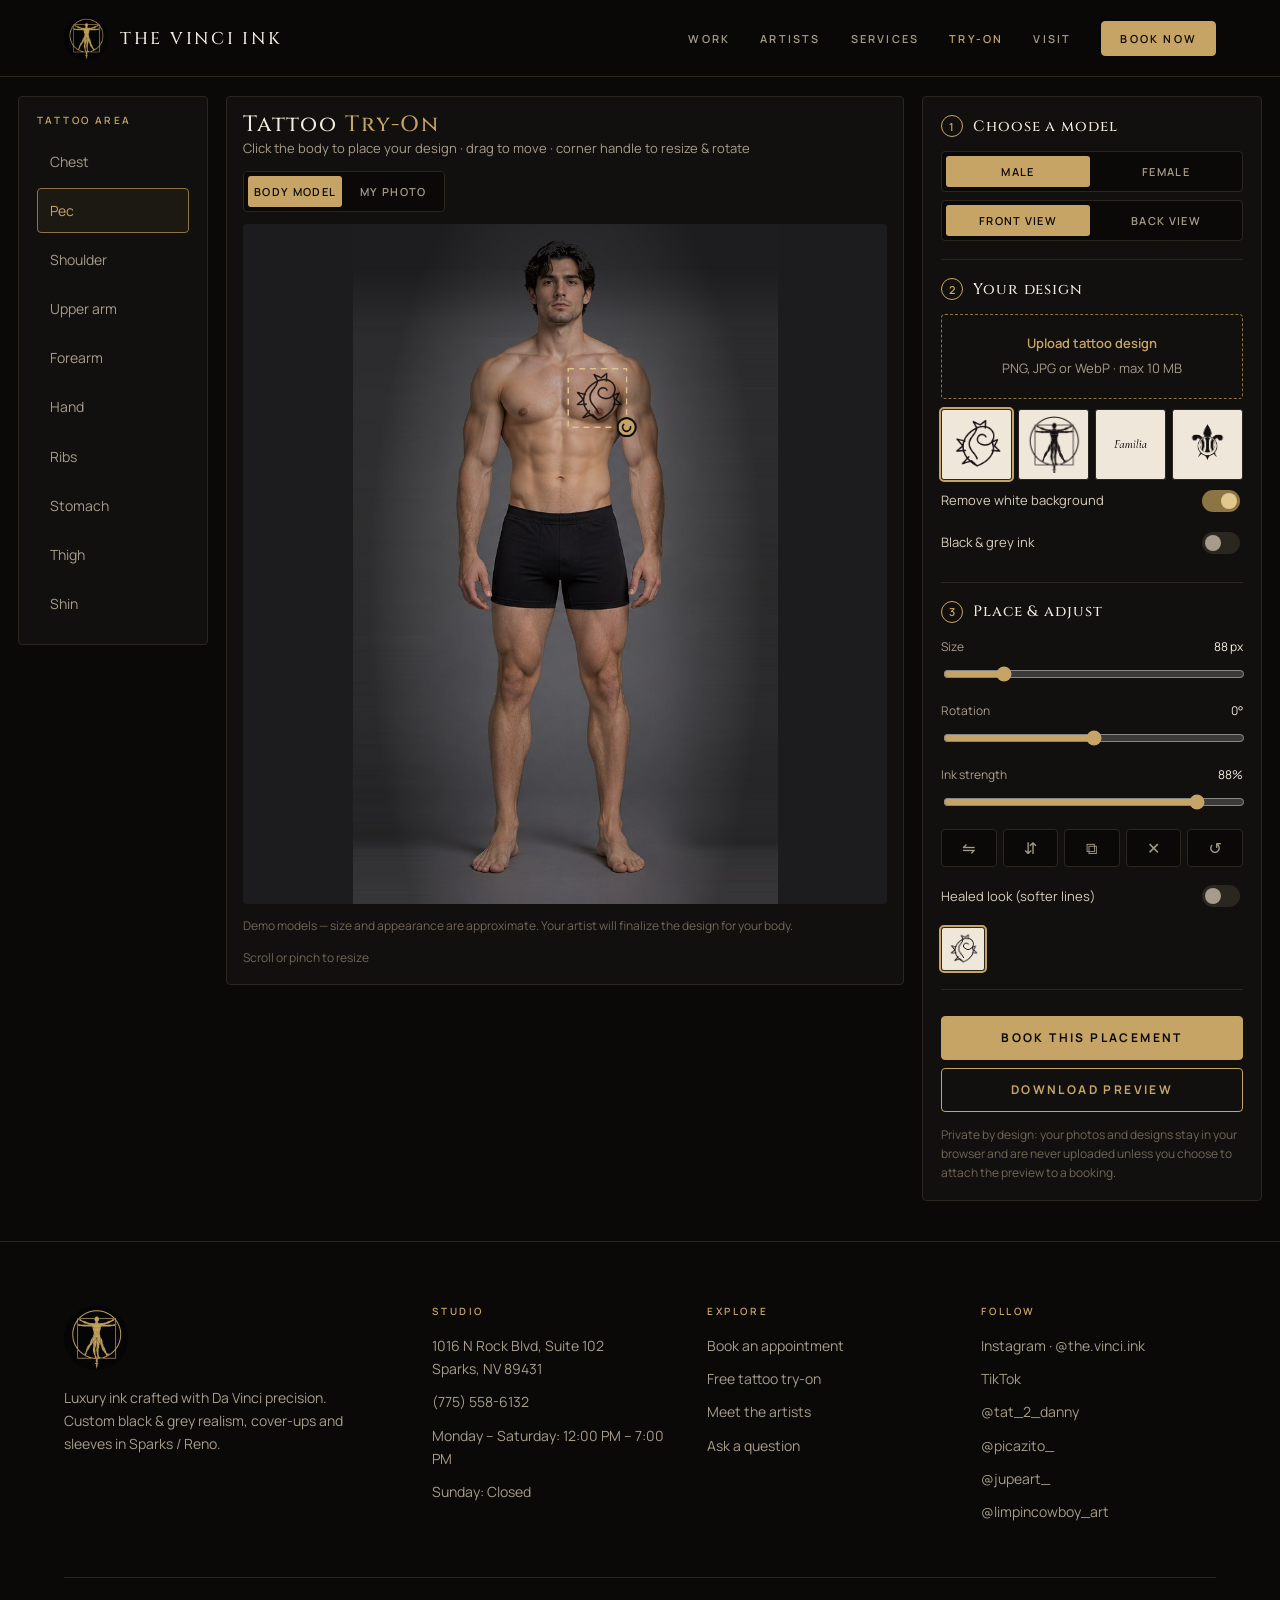
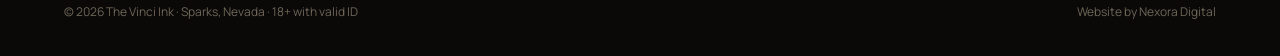
<file: try-on.html>
<!doctype html>
<html lang="en">
<head>
<meta charset="utf-8">
<meta name="viewport" content="width=device-width,initial-scale=1,viewport-fit=cover">
<title>Free Tattoo Try-On | The Vinci Ink — Sparks / Reno</title>
<meta name="description" content="Upload any tattoo design and see how it looks on a body model or a photo of your own skin. Free, private, right in your browser — then book the placement with The Vinci Ink.">
<meta name="theme-color" content="#0a0908">
<link rel="icon" href="/favicon.png" type="image/png">
<link rel="preconnect" href="https://fonts.googleapis.com"><link rel="preconnect" href="https://fonts.gstatic.com" crossorigin>
<link href="https://fonts.googleapis.com/css2?family=Cinzel:wght@400;500;600&family=Cormorant+Garamond:ital,wght@1,400;1,500&family=Manrope:wght@400;500;600;700&display=swap" rel="stylesheet">
<link rel="stylesheet" href="/assets/css/style.css?v=20261109">
<style>
.to-wrap{display:grid;grid-template-columns:190px minmax(0,1fr) 340px;gap:18px;max-width:1400px;margin:0 auto;padding:96px 18px 40px;align-items:start}
.to-areas,.to-panel{background:var(--ink);border:1px solid var(--line);border-radius:var(--r);padding:18px}
.to-areas{position:sticky;top:94px}
.to-areas h4,.to-panel h4{font:600 10px/1 var(--sans);letter-spacing:.24em;text-transform:uppercase;color:var(--gold);margin:0 0 14px}
.area-list{display:grid;gap:4px}
.area-list button{background:none;border:1px solid transparent;border-radius:var(--r);padding:10px 12px;text-align:left;color:var(--muted);cursor:pointer;font-size:14px;transition:all .15s}
.area-list button:hover{color:var(--ivory);border-color:var(--line);background:var(--panel)}
.area-list button.on{color:var(--gold);border-color:var(--gold-lo);background:#1c1812}
.to-stage{background:var(--ink);border:1px solid var(--line);border-radius:var(--r);padding:16px;position:relative}
.stage-top{display:flex;justify-content:space-between;align-items:center;gap:12px;flex-wrap:wrap;margin-bottom:12px}
.stage-top h1{font-size:22px;letter-spacing:.08em}
.stage-top p{margin:0;font-size:13px;color:var(--muted)}
.canvas-box{position:relative;background:#1c1b1d;border-radius:var(--r);display:flex;justify-content:center;overflow:hidden;min-height:420px}
#c{display:block;max-width:100%;max-height:calc(100vh - 220px);height:auto;touch-action:none;cursor:crosshair}
#c.over{cursor:grab}#c.dragging{cursor:grabbing}
.drop-hint{position:absolute;inset:0;display:none;align-items:center;justify-content:center;background:rgba(10,9,8,.85);border:2px dashed var(--gold);border-radius:var(--r);font:500 18px/1 var(--serif);letter-spacing:.1em;color:var(--gold);pointer-events:none}
.canvas-box.drag .drop-hint{display:flex}
.stage-foot{display:flex;justify-content:space-between;gap:12px;flex-wrap:wrap;margin-top:12px;font-size:12px;color:var(--dim)}
.seg{display:grid;grid-auto-flow:column;grid-auto-columns:1fr;gap:4px;background:var(--black);border:1px solid var(--line);border-radius:var(--r);padding:4px}
.seg button{background:none;border:0;border-radius:3px;padding:10px 6px;color:var(--muted);cursor:pointer;font:600 11px/1 var(--sans);letter-spacing:.12em;text-transform:uppercase}
.seg button.on{background:var(--gold);color:var(--black)}
.grp{padding:18px 0;border-bottom:1px solid var(--line)}
.grp:first-child{padding-top:0}.grp:last-child{border:0;padding-bottom:0}
.grp-t{display:flex;align-items:center;gap:10px;font:500 15px/1 var(--serif);letter-spacing:.06em;margin-bottom:14px}
.grp-t b{width:22px;height:22px;border-radius:50%;border:1px solid var(--gold);display:grid;place-items:center;font:600 11px/1 var(--sans);color:var(--gold)}
.tones{display:flex;gap:8px;margin-top:10px}
.tones button{width:30px;height:30px;border-radius:50%;border:2px solid transparent;cursor:pointer;outline-offset:2px}
.tones button.on{border-color:var(--gold)}
.drop{display:block;border:1px dashed var(--gold-lo);border-radius:var(--r);padding:18px 12px;text-align:center;cursor:pointer;color:var(--muted);font-size:13px;transition:border-color .2s,background .2s}
.drop:hover{border-color:var(--gold);background:#16130f}
.drop b{display:block;color:var(--gold);font-weight:600;margin-bottom:4px}
.drop input{display:none}
.samples{display:grid;grid-template-columns:repeat(4,minmax(0,1fr));gap:6px;margin-top:10px}
.samples button{min-width:0;aspect-ratio:1;background:#efe8da;border:1px solid var(--line);border-radius:3px;cursor:pointer;padding:6px}
.samples button img{width:100%;height:100%;object-fit:contain}
.samples button.on{outline:2px solid var(--gold)}
.sl{margin:12px 0}
.sl label{display:flex;justify-content:space-between;font-size:12px;color:var(--muted);margin-bottom:6px}
.sl output{color:var(--ivory)}
input[type=range]{width:100%;accent-color:var(--gold)}
.tog{display:flex;align-items:center;justify-content:space-between;gap:10px;font-size:13px;color:#d6cdbd;padding:7px 0;cursor:pointer}
.tog input{appearance:none;width:38px;height:22px;border-radius:999px;background:#2c2620;position:relative;cursor:pointer;transition:background .2s;flex:none}
.tog input::after{content:"";position:absolute;top:3px;left:3px;width:16px;height:16px;border-radius:50%;background:var(--muted);transition:transform .2s,background .2s}
.tog input:checked{background:var(--gold-lo)}
.tog input:checked::after{transform:translateX(16px);background:var(--gold-hi)}
.tools{display:grid;grid-template-columns:repeat(5,1fr);gap:6px;margin-top:10px}
.tools button{background:var(--black);border:1px solid var(--line);border-radius:var(--r);padding:10px 0;color:var(--muted);cursor:pointer;font-size:16px;line-height:1}
.tools button:hover{color:var(--gold);border-color:var(--gold-lo)}
.to-panel .btn{width:100%;margin-top:8px}
.layers{display:flex;gap:6px;flex-wrap:wrap;margin-top:10px}
.layers button{width:44px;height:44px;border-radius:3px;border:1px solid var(--line);background:#efe8da;padding:4px;cursor:pointer}
.layers button.on{outline:2px solid var(--gold)}
.layers img{width:100%;height:100%;object-fit:contain}
.privacy{font-size:12px;color:var(--dim);line-height:1.55;margin:14px 0 0}
.photo-only{display:none}.mode-photo .photo-only{display:block}.mode-photo .model-only{display:none}
@media(max-width:1100px){.to-wrap{grid-template-columns:minmax(0,1fr) 320px}.to-areas{grid-column:1/-1;position:static;order:2}.area-list{grid-template-columns:repeat(auto-fill,minmax(130px,1fr))}}
@media(max-width:780px){.to-wrap{grid-template-columns:1fr;padding-top:88px}.to-stage{padding:10px}#c{max-height:70vh}.to-areas{order:1}.to-panel{order:3}}
</style>
</head>
<body data-page="tryon">
<main class="to-wrap" id="app">
  <aside class="to-areas model-only" aria-label="Quick placement">
    <h4>Tattoo area</h4>
    <div class="area-list" id="areas"></div>
  </aside>
  <aside class="to-areas photo-only" aria-label="Photo tips">
    <h4>Photo tips</h4>
    <p style="font-size:13px;color:var(--muted);margin:0;line-height:1.6">Use bright, even light. Keep the body part flat to the camera and fill the frame. Drag the design into place, then use the corner handle to size and angle it.</p>
  </aside>

  <section class="to-stage">
    <div class="stage-top">
      <div><h1>Tattoo <span class="gold">Try-On</span></h1><p>Click the body to place your design · drag to move · corner handle to resize &amp; rotate</p></div>
      <div class="seg" role="tablist" aria-label="Preview on"><button class="on" data-mode="model">Body model</button><button data-mode="photo">My photo</button></div>
    </div>
    <div class="canvas-box" id="box">
      <canvas id="c" width="600" height="900" aria-label="Tattoo preview canvas"></canvas>
      <div class="drop-hint">Drop your design here</div>
    </div>
    <div class="stage-foot"><span>Demo models — size and appearance are approximate. Your artist will finalize the design for your body.</span><span>Scroll or pinch to resize</span></div>
  </section>

  <aside class="to-panel">
    <div class="grp model-only">
      <div class="grp-t"><b>1</b>Choose a model</div>
      <div class="seg" id="gender"><button class="on" data-v="male">Male</button><button data-v="female">Female</button></div>
      <div class="seg" id="view" style="margin-top:8px"><button class="on" data-v="front">Front view</button><button data-v="back">Back view</button></div>
    </div>
    <div class="grp photo-only">
      <div class="grp-t"><b>1</b>Your photo</div>
      <label class="drop"><b>Upload a photo of your skin</b>Arm, leg, back, chest — JPG, PNG or HEIC-converted<input id="photo-in" type="file" accept="image/*"></label>
    </div>

    <div class="grp">
      <div class="grp-t"><b>2</b>Your design</div>
      <label class="drop"><b>Upload tattoo design</b>PNG, JPG or WebP · max 10 MB<input id="design-in" type="file" accept="image/png,image/jpeg,image/webp"></label>
      <div class="samples" id="samples" aria-label="Sample designs"></div>
      <label class="tog">Remove white background<input type="checkbox" id="knock" checked></label>
      <label class="tog">Black &amp; grey ink<input type="checkbox" id="bw"></label>
    </div>

    <div class="grp">
      <div class="grp-t"><b>3</b>Place &amp; adjust</div>
      <div class="sl"><label for="size">Size <output id="size-o"></output></label><input type="range" id="size" min="12" max="420" value="110"></div>
      <div class="sl"><label for="rot">Rotation <output id="rot-o"></output></label><input type="range" id="rot" min="-180" max="180" value="0"></div>
      <div class="sl"><label for="op">Ink strength <output id="op-o"></output></label><input type="range" id="op" min="15" max="100" value="88"></div>
      <div class="tools">
        <button id="flipx" title="Flip horizontal" aria-label="Flip horizontal">⇋</button>
        <button id="flipy" title="Flip vertical" aria-label="Flip vertical">⇵</button>
        <button id="dup" title="Duplicate" aria-label="Duplicate">⧉</button>
        <button id="del" title="Remove" aria-label="Remove selected">✕</button>
        <button id="clear" title="Clear all" aria-label="Clear all">↺</button>
      </div>
      <label class="tog" style="margin-top:8px">Healed look (softer lines)<input type="checkbox" id="healed"></label>
      <div class="layers" id="layers" aria-label="Tattoos on canvas"></div>
    </div>

    <div class="grp">
      <button class="btn" id="book">Book this placement</button>
      <button class="btn ghost" id="dl">Download preview</button>
      <p class="privacy">Private by design: your photos and designs stay in your browser and are never uploaded unless you choose to attach the preview to a booking.</p>
    </div>
  </aside>
</main>

<script src="/assets/js/config.js?v=20261109"></script>
<script src="/assets/js/main.js?v=20261109"></script>
<script src="/assets/js/real-models.js?v=20261109"></script>
<script src="/assets/js/tryon.js?v=20261109"></script>
</body>
</html>
</file>
<file: assets/css/style.css>
/* The Vinci Ink — black & gold, after the Vitruvian badge and storefront signage */
:root{
  --black:#0a0908;
  --ink:#12100e;
  --panel:#181512;
  --line:#2c2620;
  --gold:#c6a466;
  --gold-hi:#e2c88f;
  --gold-lo:#8d7444;
  --ivory:#f1ebdf;
  --muted:#a69c8b;
  --dim:#6f6658;
  --ok:#9fc79a;
  --err:#e59b8b;
  --serif:"Cinzel",Georgia,serif;
  --italic:"Cormorant Garamond",Georgia,serif;
  --sans:"Manrope",system-ui,-apple-system,Segoe UI,Roboto,sans-serif;
  --r:4px;
  --max:1200px;
}
*{box-sizing:border-box}
html{scroll-behavior:smooth;-webkit-text-size-adjust:100%}
body{margin:0;background:var(--black);color:var(--ivory);font:16px/1.65 var(--sans);overflow-x:hidden}
img,video{max-width:100%;display:block}
a{color:inherit}
button,input,select,textarea{font:inherit;color:inherit}
::selection{background:var(--gold);color:var(--black)}
:focus-visible{outline:2px solid var(--gold);outline-offset:3px}
.wrap{max-width:var(--max);margin:0 auto;padding:0 24px}
.sr{position:absolute;width:1px;height:1px;overflow:hidden;clip:rect(0 0 0 0);white-space:nowrap}

/* ---------- type ---------- */
.eyebrow{font:600 11px/1 var(--sans);letter-spacing:.32em;text-transform:uppercase;color:var(--gold);display:flex;align-items:center;gap:14px}
.eyebrow::before{content:"";width:34px;height:1px;background:var(--gold)}
.eyebrow .num{font-family:var(--serif);letter-spacing:.1em}
h1,h2,h3{font-family:var(--serif);font-weight:500;letter-spacing:.04em;line-height:1.12;margin:0}
h2{font-size:clamp(30px,4.4vw,52px);margin-top:18px}
h3{font-size:20px}
.lede{font-family:var(--italic);font-style:italic;font-size:clamp(20px,2.2vw,25px);color:var(--muted);line-height:1.45;max-width:640px;margin:18px 0 0}
.gold{color:var(--gold)}

/* ---------- buttons ---------- */
.btn{display:inline-flex;align-items:center;justify-content:center;gap:10px;padding:15px 28px;border-radius:var(--r);border:1px solid var(--gold);background:var(--gold);color:var(--black);font:700 12px/1 var(--sans);letter-spacing:.2em;text-transform:uppercase;text-decoration:none;cursor:pointer;transition:background .2s,color .2s,transform .2s}
.btn:hover{background:var(--gold-hi);border-color:var(--gold-hi)}
.btn:active{transform:translateY(1px)}
.btn.ghost{background:transparent;color:var(--gold)}
.btn.ghost:hover{background:rgba(198,164,102,.1);color:var(--gold-hi)}
.btn.sm{padding:11px 18px;font-size:11px}
.btn[disabled]{opacity:.45;cursor:not-allowed}
.link{color:var(--gold);text-decoration:none;border-bottom:1px solid rgba(198,164,102,.4);padding-bottom:2px}
.link:hover{color:var(--gold-hi);border-color:var(--gold-hi)}

/* ---------- header ---------- */
.site-head{position:fixed;inset:0 0 auto;z-index:50;transition:background .3s,border-color .3s;border-bottom:1px solid transparent}
.site-head.solid,.site-head.always{background:rgba(10,9,8,.92);backdrop-filter:blur(10px);-webkit-backdrop-filter:blur(10px);border-color:var(--line)}
.head-in{display:flex;align-items:center;justify-content:space-between;height:76px;gap:20px}
.brand{display:flex;align-items:center;gap:12px;text-decoration:none}
.brand img{width:44px;height:44px}
.brand span{font:500 17px/1 var(--serif);letter-spacing:.16em;white-space:nowrap}
.nav{display:flex;align-items:center;gap:30px}
.nav a{text-decoration:none;font:600 11px/1 var(--sans);letter-spacing:.2em;text-transform:uppercase;color:var(--muted);transition:color .2s}
.nav a:hover,.nav a.on{color:var(--gold)}
.nav .btn{color:var(--black)}
.nav .btn:hover{color:var(--black)}
.menu-btn{display:none;background:none;border:1px solid var(--line);border-radius:var(--r);width:44px;height:44px;cursor:pointer;position:relative}
.menu-btn i{position:absolute;left:12px;right:12px;height:1px;background:var(--gold);transition:transform .25s,opacity .25s}
.menu-btn i:nth-child(1){top:16px}.menu-btn i:nth-child(2){top:21px}.menu-btn i:nth-child(3){top:26px}
.menu-open .menu-btn i:nth-child(1){transform:translateY(5px) rotate(45deg)}
.menu-open .menu-btn i:nth-child(2){opacity:0}
.menu-open .menu-btn i:nth-child(3){transform:translateY(-5px) rotate(-45deg)}
@media(max-width:940px){
  .menu-btn{display:block}
  .nav{position:fixed;top:76px;left:0;right:0;bottom:0;background:var(--black);flex-direction:column;align-items:flex-start;padding:30px 24px;gap:0;transform:translateX(100%);transition:transform .3s;overflow:auto}
  .menu-open .nav{transform:none}
  .nav a{font-size:14px;padding:18px 0;border-bottom:1px solid var(--line);width:100%}
  .nav .btn{margin-top:24px;border:0;width:100%;padding:18px}
}

/* ---------- sections ---------- */
section{position:relative}
.sec{padding:120px 0}
.sec.tight{padding:90px 0}
.sec-head{display:flex;justify-content:space-between;align-items:flex-end;gap:30px;flex-wrap:wrap;margin-bottom:56px}
.rule{height:1px;background:linear-gradient(90deg,transparent,var(--gold-lo),transparent);border:0;margin:0}
@media(max-width:700px){.sec{padding:84px 0}.sec.tight{padding:64px 0}.sec-head{margin-bottom:36px}}

/* ---------- hero ---------- */
.hero{min-height:100svh;display:grid;align-items:center;overflow:hidden;isolation:isolate}
.hero-media{position:absolute;inset:0;z-index:-2}
.hero-media video,.hero-media img{width:100%;height:100%;object-fit:cover;filter:grayscale(1) contrast(1.1) brightness(.5)}
.hero::after{content:"";position:absolute;inset:0;z-index:-1;background:radial-gradient(ellipse at 30% 50%,rgba(10,9,8,.55),rgba(10,9,8,.92) 70%),linear-gradient(180deg,rgba(10,9,8,.4),var(--black))}
.hero-in{display:grid;grid-template-columns:1.15fr .85fr;gap:40px;align-items:center;padding-top:110px;padding-bottom:80px}
.hero h1{font-size:clamp(46px,7.6vw,104px);letter-spacing:.06em;line-height:.98}
.hero h1 small{display:block;font-size:.3em;letter-spacing:.42em;color:var(--gold);margin-bottom:22px}
.hero .lede{color:#cfc5b4}
.hero-cta{display:flex;flex-wrap:wrap;gap:14px;margin-top:38px}
.hero-meta{display:flex;flex-wrap:wrap;gap:12px 34px;margin-top:46px;font-size:13px;color:var(--muted)}
.hero-meta b{display:block;font:500 12px/1 var(--serif);letter-spacing:.16em;color:var(--gold);margin-bottom:6px}
.hero-mark{position:relative;aspect-ratio:1;max-width:460px;justify-self:end;width:100%}
.hero-mark img{width:100%;height:100%;object-fit:contain;animation:breathe 9s ease-in-out infinite}
.hero-mark::before{content:"";position:absolute;inset:-6%;border:1px solid rgba(198,164,102,.22);border-radius:50%;animation:spin 80s linear infinite;border-top-color:rgba(198,164,102,.6)}
.mirror{position:absolute;left:0;right:0;bottom:-58px;text-align:center;font-family:var(--italic);font-style:italic;font-size:15px;color:var(--dim);transform:scaleX(-1);letter-spacing:.06em}
@keyframes spin{to{transform:rotate(360deg)}}
@keyframes breathe{50%{opacity:.82;transform:scale(.985)}}
.scroll-cue{position:absolute;bottom:26px;left:50%;transform:translateX(-50%);width:1px;height:54px;background:linear-gradient(var(--gold),transparent);animation:cue 2.4s ease-in-out infinite}
@keyframes cue{0%{transform:translateX(-50%) scaleY(0);transform-origin:top}50%{transform:translateX(-50%) scaleY(1);transform-origin:top}51%{transform-origin:bottom}100%{transform:translateX(-50%) scaleY(0);transform-origin:bottom}}
@media(max-width:860px){.hero-in{grid-template-columns:1fr;padding-top:120px}.hero-mark{order:-1;max-width:200px;justify-self:start}.mirror{display:none}}

/* ---------- marquee ---------- */
.marquee{border-block:1px solid var(--line);overflow:hidden;background:var(--ink)}
.marquee-track{display:flex;gap:56px;padding:20px 0;width:max-content;animation:marq 38s linear infinite}
.marquee span{font:500 14px/1 var(--serif);letter-spacing:.3em;color:var(--muted);white-space:nowrap;display:flex;align-items:center;gap:56px}
.marquee span::after{content:"⚜";color:var(--gold);letter-spacing:0}
@keyframes marq{to{transform:translateX(-50%)}}

/* ---------- about ---------- */
.about-grid{display:grid;grid-template-columns:1fr 1fr;gap:72px;align-items:center}
.about-img{position:relative}
.about-img img{width:100%;aspect-ratio:1;object-fit:cover;border-radius:var(--r);filter:saturate(.85)}
.about-img::after{content:"";position:absolute;inset:18px -18px -18px 18px;border:1px solid var(--gold-lo);border-radius:var(--r);z-index:-1}
.pillars{display:grid;grid-template-columns:repeat(3,1fr);gap:1px;background:var(--line);border:1px solid var(--line);margin-top:42px}
.pillar{background:var(--black);padding:24px 20px}
.pillar b{display:block;font:500 28px/1 var(--serif);color:var(--gold);margin-bottom:10px}
.pillar span{font-size:13px;color:var(--muted);line-height:1.5;display:block}
@media(max-width:860px){.about-grid{grid-template-columns:1fr;gap:56px}.pillars{grid-template-columns:1fr}}

/* ---------- gallery ---------- */
.filters{display:flex;gap:8px;flex-wrap:wrap}
.chip{background:transparent;border:1px solid var(--line);color:var(--muted);padding:10px 18px;border-radius:999px;cursor:pointer;font:600 11px/1 var(--sans);letter-spacing:.16em;text-transform:uppercase;transition:all .2s}
.chip:hover{color:var(--ivory);border-color:var(--gold-lo)}
.chip.on{background:var(--gold);border-color:var(--gold);color:var(--black)}
.gallery{display:grid;grid-template-columns:repeat(4,1fr);grid-auto-rows:260px;grid-auto-flow:dense;gap:14px}
.tile{position:relative;overflow:hidden;border-radius:var(--r);background:var(--panel);cursor:pointer;border:0;padding:0;text-align:left}
.tile.tall{grid-row:span 2}
.tile.wide{grid-column:span 2}
.tile img{width:100%;height:100%;object-fit:cover;transition:transform .8s cubic-bezier(.2,.7,.2,1),filter .5s}
.tile:hover img{transform:scale(1.05)}
.tile .cap{position:absolute;inset:auto 0 0;padding:40px 18px 16px;background:linear-gradient(transparent,rgba(10,9,8,.92));font:500 13px/1.3 var(--serif);letter-spacing:.08em}
.tile .cap small{display:block;font:600 10px/1 var(--sans);letter-spacing:.2em;text-transform:uppercase;color:var(--gold);margin-bottom:6px}
.tile .play{position:absolute;top:14px;right:14px;width:42px;height:42px;border-radius:50%;border:1px solid rgba(241,235,223,.6);display:grid;place-items:center;background:rgba(10,9,8,.4);backdrop-filter:blur(4px)}
.tile .play::after{content:"";border-left:11px solid var(--ivory);border-block:7px solid transparent;margin-left:3px}
.tile.hide{display:none}
@media(max-width:940px){.gallery{grid-template-columns:repeat(2,1fr);grid-auto-rows:220px}}
@media(max-width:520px){.gallery{grid-auto-rows:180px;gap:8px}.tile.wide{grid-column:span 2}}

/* ---------- lightbox ---------- */
.lb{position:fixed;inset:0;z-index:100;background:rgba(5,4,4,.96);display:none;align-items:center;justify-content:center;padding:60px 20px}
.lb.open{display:flex}
.lb-stage{max-width:min(92vw,1000px);max-height:84vh;display:flex;align-items:center;justify-content:center}
.lb-stage img,.lb-stage video{max-height:84vh;max-width:100%;border-radius:var(--r)}
.lb-close{position:absolute;top:16px;right:16px;width:48px;height:48px;border-radius:50%;border:1px solid var(--line);background:var(--ink);cursor:pointer;font-size:22px;color:var(--gold)}
.lb-nav{position:absolute;top:50%;transform:translateY(-50%);width:48px;height:48px;border-radius:50%;border:1px solid var(--line);background:var(--ink);color:var(--gold);cursor:pointer;font-size:20px}
.lb-prev{left:16px}.lb-next{right:16px}
.lb-cap{position:absolute;bottom:18px;left:0;right:0;text-align:center;font:500 13px/1 var(--serif);letter-spacing:.12em;color:var(--muted)}

/* ---------- artists ---------- */
.artists{display:grid;grid-template-columns:repeat(3,1fr);gap:18px}
@media(max-width:940px){.artists{grid-template-columns:repeat(2,1fr)}}
@media(max-width:600px){.artists{grid-template-columns:1fr}}
.artist{position:relative;background:var(--ink);border:1px solid var(--line);border-radius:var(--r);padding:30px 26px 26px;display:flex;flex-direction:column;transition:border-color .3s,transform .3s}
.artist:hover{border-color:var(--gold-lo);transform:translateY(-3px)}
.artist.owner{grid-column:1/-1;display:grid;grid-template-columns:auto 1fr auto;gap:30px;align-items:center;background:linear-gradient(110deg,#1a1611,var(--ink) 60%);border-color:var(--gold-lo)}
.mono{width:76px;height:76px;border-radius:50%;border:1px solid var(--gold);display:grid;place-items:center;font:500 24px/1 var(--serif);color:var(--gold);letter-spacing:.06em;position:relative;margin-bottom:22px;background:radial-gradient(circle at 30% 30%,#211c15,var(--black))}
.mono::after{content:"";position:absolute;inset:6px;border:1px solid rgba(198,164,102,.25);border-radius:50%}
.artist.owner .mono{width:110px;height:110px;font-size:34px;margin:0}
.artist .role{font:600 10px/1 var(--sans);letter-spacing:.24em;text-transform:uppercase;color:var(--gold);margin-bottom:10px}
.artist h3{font-size:22px;margin-bottom:6px}
.artist .handle{font-size:14px;color:var(--muted);text-decoration:none}
.artist .handle:hover{color:var(--gold)}
.artist p{font-size:14px;color:var(--muted);margin:14px 0 0}
.tags{display:flex;flex-wrap:wrap;gap:6px;margin-top:16px}
.tags span{font-size:11px;letter-spacing:.06em;padding:5px 10px;border:1px solid var(--line);border-radius:999px;color:#cbbfa9}
.artist .acts{display:flex;gap:10px;margin-top:auto;padding-top:24px}
.artist .acts .btn{flex:1;padding:12px 10px;font-size:10px}
.artist.owner .acts{margin:0;padding:0;flex-direction:column;min-width:200px}
@media(max-width:760px){.artist.owner{grid-template-columns:1fr;gap:18px}.artist.owner .mono{width:84px;height:84px;font-size:26px}.artist.owner .acts{flex-direction:row;min-width:0}}

/* ---------- services ---------- */
.svc-grid{display:grid;grid-template-columns:1.1fr .9fr;gap:60px;align-items:start}
.price-list{border-top:1px solid var(--line)}
.price-row{display:grid;grid-template-columns:1fr auto;gap:4px 20px;padding:22px 0;border-bottom:1px solid var(--line)}
.price-row b{font:500 18px/1.3 var(--serif);letter-spacing:.04em}
.price-row em{font-style:normal;font:500 20px/1 var(--serif);color:var(--gold);align-self:center;grid-row:span 2;text-align:right}
.price-row em.ask{font:600 10px/1.3 var(--sans);letter-spacing:.16em;text-transform:uppercase;color:var(--dim)}
.price-row span{font-size:13px;color:var(--muted)}
.offer{border:1px solid var(--gold-lo);border-radius:var(--r);padding:34px;background:linear-gradient(160deg,#1c1711,var(--ink));position:relative;overflow:hidden}
.offer::before{content:"";position:absolute;right:-90px;top:-90px;width:260px;height:260px;background:url(../img/logo-mark.png) center/contain no-repeat;opacity:.08}
.offer h3{font-size:26px;margin:14px 0 10px}
.offer p{color:var(--muted);font-size:15px;margin:0 0 24px}
.deposit-pill{display:inline-flex;align-items:center;gap:10px;font:600 11px/1 var(--sans);letter-spacing:.16em;text-transform:uppercase;color:var(--gold);border:1px solid var(--gold-lo);padding:9px 14px;border-radius:999px}
@media(max-width:860px){.svc-grid{grid-template-columns:1fr;gap:40px}}

/* ---------- try-on promo ---------- */
.tryon-promo{display:grid;grid-template-columns:.9fr 1.1fr;gap:60px;align-items:center;background:var(--ink);border:1px solid var(--line);border-radius:var(--r);padding:56px;overflow:hidden}
.steps{counter-reset:s;list-style:none;padding:0;margin:30px 0 34px;display:grid;gap:16px}
.steps li{counter-increment:s;display:flex;gap:16px;align-items:baseline;color:#d6cdbd}
.steps li::before{content:counter(s,upper-roman);font:500 14px/1 var(--serif);color:var(--gold);min-width:26px}
.tryon-shot{aspect-ratio:4/3;border-radius:var(--r);overflow:hidden;background:#1d1a16;position:relative}
.tryon-shot canvas{width:100%;height:100%}
@media(max-width:860px){.tryon-promo{grid-template-columns:1fr;padding:30px 22px;gap:30px}}

/* ---------- visit / contact ---------- */
.visit-grid{display:grid;grid-template-columns:1fr 1fr;gap:56px}
.info-list{display:grid;gap:26px;margin:36px 0}
.info-list .k{font:600 10px/1 var(--sans);letter-spacing:.26em;text-transform:uppercase;color:var(--gold);margin-bottom:8px}
.info-list .v{font-size:16px;color:#ddd4c4}
.info-list .v a{text-decoration:none}
.info-list .v a:hover{color:var(--gold)}
.hours-row{display:flex;justify-content:space-between;gap:20px;max-width:340px}
.map{border-radius:var(--r);overflow:hidden;border:1px solid var(--line);aspect-ratio:16/10;filter:grayscale(1) invert(.92) contrast(.9) sepia(.15)}
.map iframe{width:100%;height:100%;border:0}
@media(max-width:860px){.visit-grid{grid-template-columns:1fr}}

/* ---------- forms ---------- */
.form{display:grid;gap:18px}
.row2{display:grid;grid-template-columns:1fr 1fr;gap:18px}
@media(max-width:600px){.row2{grid-template-columns:1fr}}
.fld label{display:block;font:600 10px/1 var(--sans);letter-spacing:.22em;text-transform:uppercase;color:var(--muted);margin-bottom:10px}
.fld label i{font-style:normal;color:var(--gold)}
.fld input,.fld select,.fld textarea{width:100%;background:var(--black);border:1px solid var(--line);border-radius:var(--r);padding:14px 15px;color:var(--ivory);transition:border-color .2s;font-size:15px}
.fld textarea{min-height:130px;resize:vertical}
.fld label.drop{font:400 13px/1.5 var(--sans);letter-spacing:0;text-transform:none;margin:0}
.fld input:focus,.fld select:focus,.fld textarea:focus{outline:0;border-color:var(--gold)}
.fld select{appearance:none;background-image:linear-gradient(45deg,transparent 50%,var(--gold) 50%),linear-gradient(135deg,var(--gold) 50%,transparent 50%);background-position:calc(100% - 20px) 50%,calc(100% - 15px) 50%;background-size:5px 5px;background-repeat:no-repeat;padding-right:40px}
.hp{position:absolute;left:-9999px}
.form-note{font-size:13px;color:var(--dim);margin:0}
.status{font-size:14px;padding:14px 16px;border-radius:var(--r);display:none}
.status.show{display:block}
.status.ok{background:rgba(159,199,154,.08);border:1px solid rgba(159,199,154,.35);color:var(--ok)}
.status.err{background:rgba(229,155,139,.08);border:1px solid rgba(229,155,139,.35);color:var(--err)}
.status a{color:inherit;font-weight:700}
.card{background:var(--ink);border:1px solid var(--line);border-radius:var(--r);padding:36px}
@media(max-width:600px){.card{padding:24px 18px}}

/* ---------- cta band ---------- */
.band{text-align:center;padding:110px 24px;background:radial-gradient(ellipse at center,#1b1711,var(--black) 70%);border-top:1px solid var(--line)}
.band h2{max-width:820px;margin:18px auto 0}
.band .eyebrow{justify-content:center}
.band .eyebrow::after{content:"";width:34px;height:1px;background:var(--gold)}
.band .hero-cta{justify-content:center}

/* ---------- footer ---------- */
.foot{border-top:1px solid var(--line);padding:64px 0 34px;background:var(--black)}
.foot-grid{display:grid;grid-template-columns:1.4fr 1fr 1fr 1fr;gap:40px}
.foot h4{font:600 10px/1 var(--sans);letter-spacing:.26em;text-transform:uppercase;color:var(--gold);margin:0 0 18px}
.foot ul{list-style:none;padding:0;margin:0;display:grid;gap:10px;font-size:14px;color:var(--muted)}
.foot a{text-decoration:none}
.foot a:hover{color:var(--gold)}
.foot-brand img{width:64px;margin-bottom:16px}
.foot-brand p{color:var(--muted);font-size:14px;max-width:280px;margin:0}
.foot-base{display:flex;justify-content:space-between;flex-wrap:wrap;gap:14px;margin-top:54px;padding-top:24px;border-top:1px solid var(--line);font-size:12px;color:var(--dim)}
@media(max-width:860px){.foot-grid{grid-template-columns:1fr 1fr}}
@media(max-width:520px){.foot-grid{grid-template-columns:1fr}}

/* ---------- mobile sticky book bar ---------- */
.mbar{display:none}
@media(max-width:700px){
  .mbar{display:grid;grid-template-columns:1fr 1fr;gap:8px;position:fixed;left:0;right:0;bottom:0;z-index:40;padding:10px 12px calc(10px + env(safe-area-inset-bottom));background:rgba(10,9,8,.95);border-top:1px solid var(--line);backdrop-filter:blur(8px)}
  .mbar .btn{padding:14px 10px}
  body.has-mbar{padding-bottom:76px}
}

/* ---------- page hero (inner pages) ---------- */
.page-hero{padding:150px 0 60px;border-bottom:1px solid var(--line);background:radial-gradient(ellipse at 80% 0%,#1d1811,var(--black) 60%)}
.page-hero h1{font-size:clamp(38px,6vw,72px);margin-top:18px}

/* ---------- reveal ---------- */
.rv{opacity:0;transform:translateY(24px);transition:opacity .9s cubic-bezier(.2,.7,.2,1),transform .9s cubic-bezier(.2,.7,.2,1)}
.rv.in{opacity:1;transform:none}
@media(prefers-reduced-motion:reduce){*{animation:none!important;transition:none!important}.rv{opacity:1;transform:none}}
</file>
